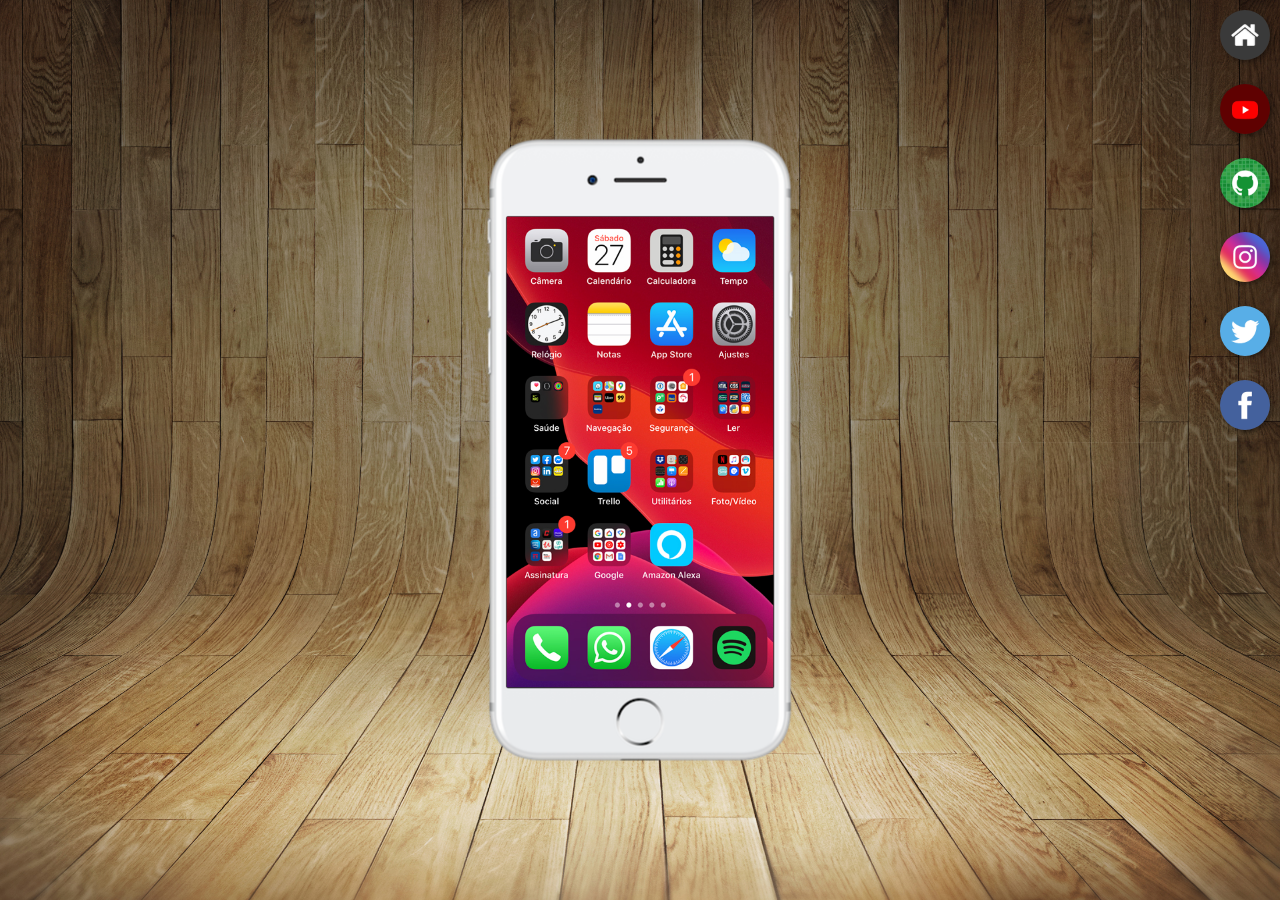
<file: index.html>
<!DOCTYPE html>
<html lang="pt-br">
<head>
    <meta charset="UTF-8">
    <meta http-equiv="X-UA-Compatible" content="IE=edge">
    <meta name="viewport" content="width=device-width, initial-scale=1.0">
    <link rel="shortcut icon" href="favicon.ico" type="image/x-icon">
    <link rel="stylesheet" href="estilos/style.css">
    <title>Projeto Redes sociais</title>
</head>
<body>
    <main>
        <section id="telefone">
            <iframe src="home.html" frameborder="0" name="tela" id="tela"></iframe>
        </section>
        <section id="redes-sociais"> 
                <a href="home.html" target="tela"><img src="imagens/logo-home.jpg" alt=""></a><br>
                <a href="youtube.html" target="tela"><img src="imagens/logo-youtube.jpg" alt=""></a><br>
                <a href="gifhub.html" target="tela"><img src="imagens/logo-github.jpg" alt=""></a><br>
                <a href="instagram.html" target="tela"><img src="imagens/logo-instagram.jpg" alt=""></a><br>
                <a href="twiiter.html" target="tela"><img src="imagens/logo-twitter.jpg" alt=""></a><br>
                <a href="facebook.html" target="tela"><img src="imagens/logo-facebook.jpg" alt=""></a>
        </section>
    </main>
</body>
</html>
</file>
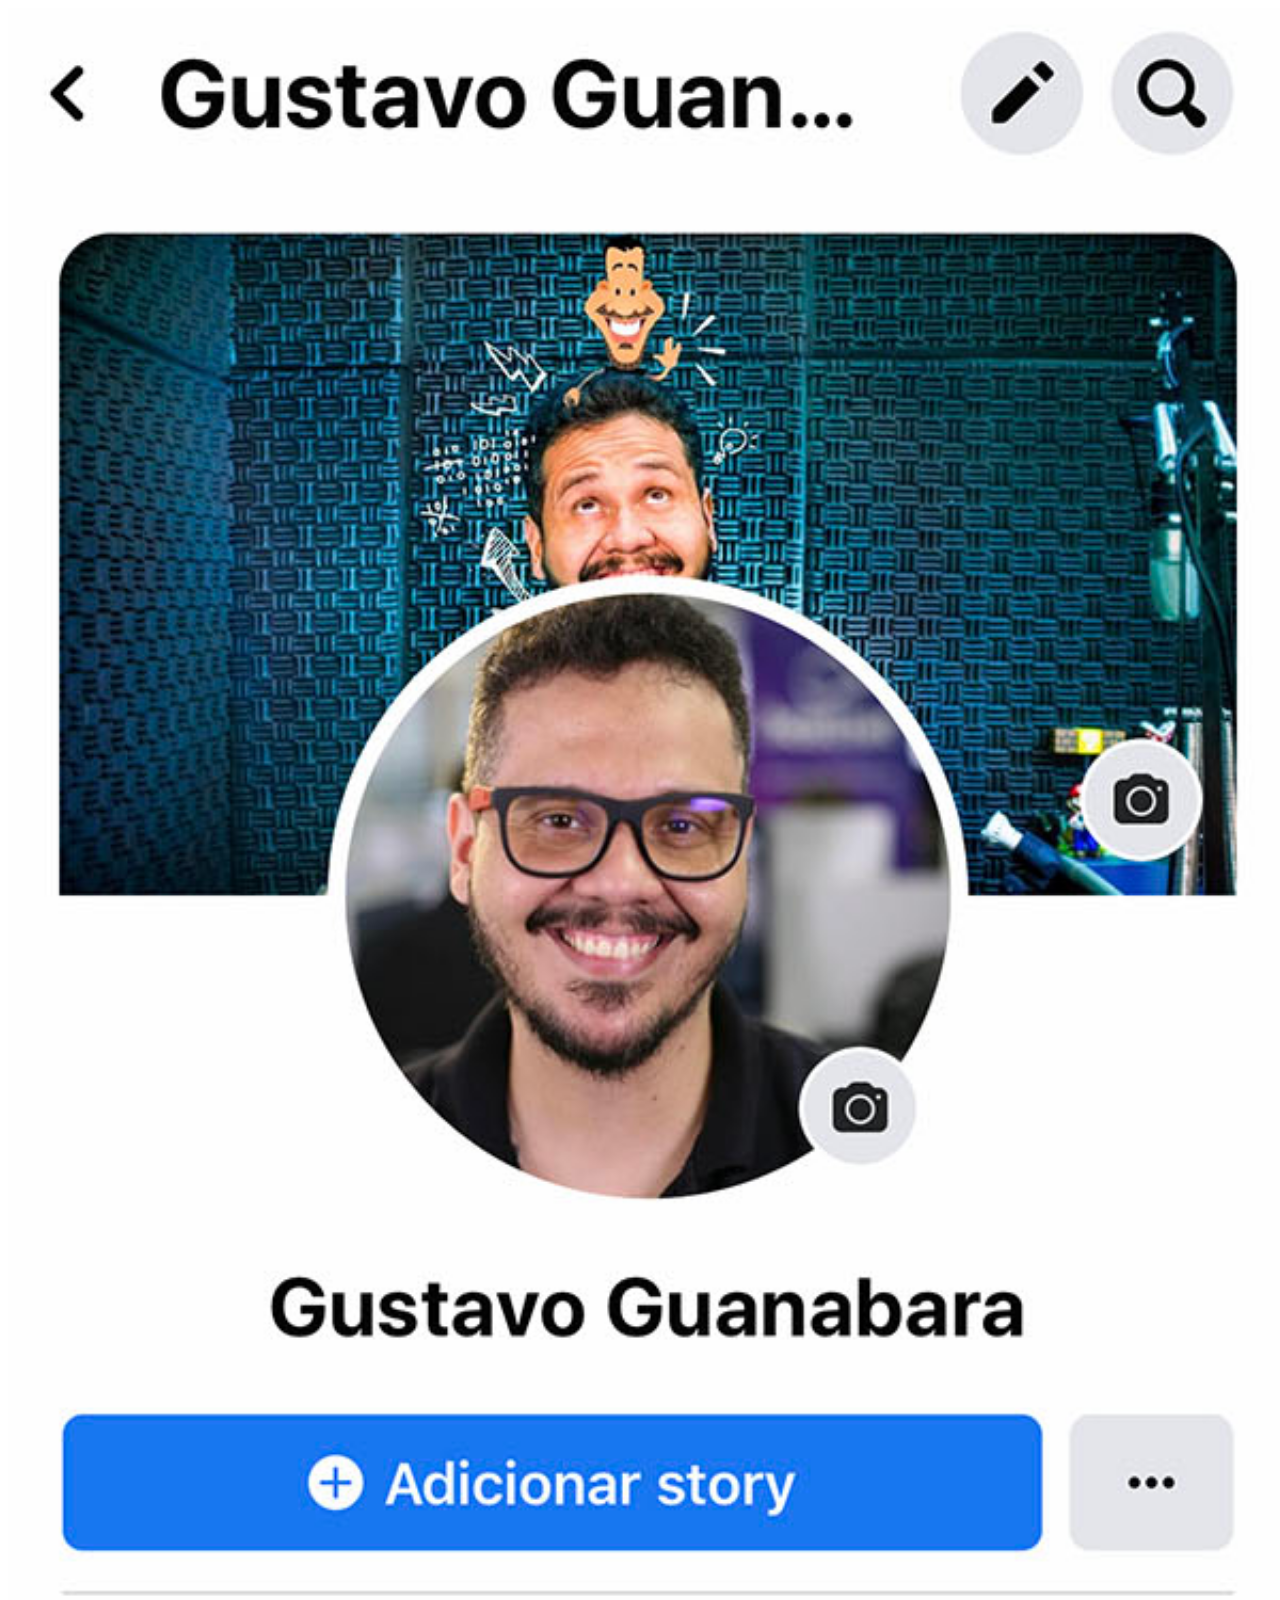
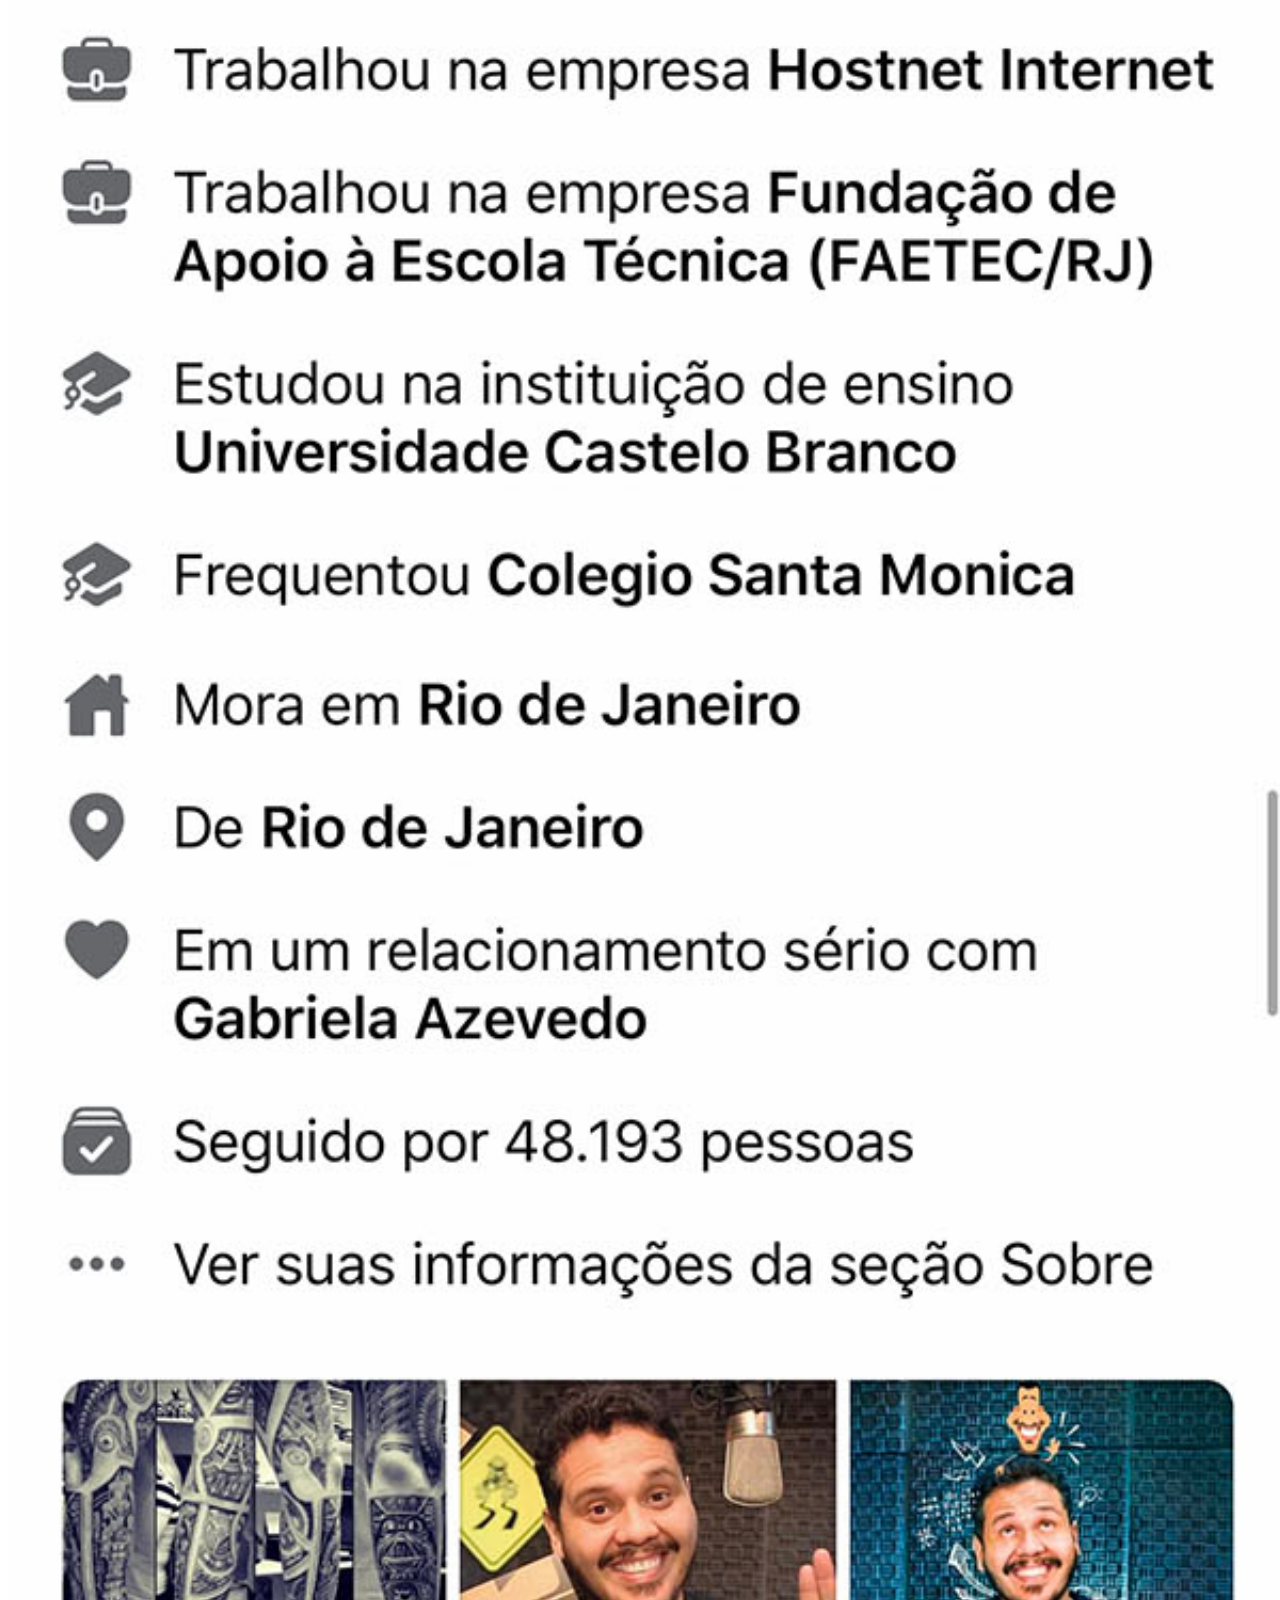
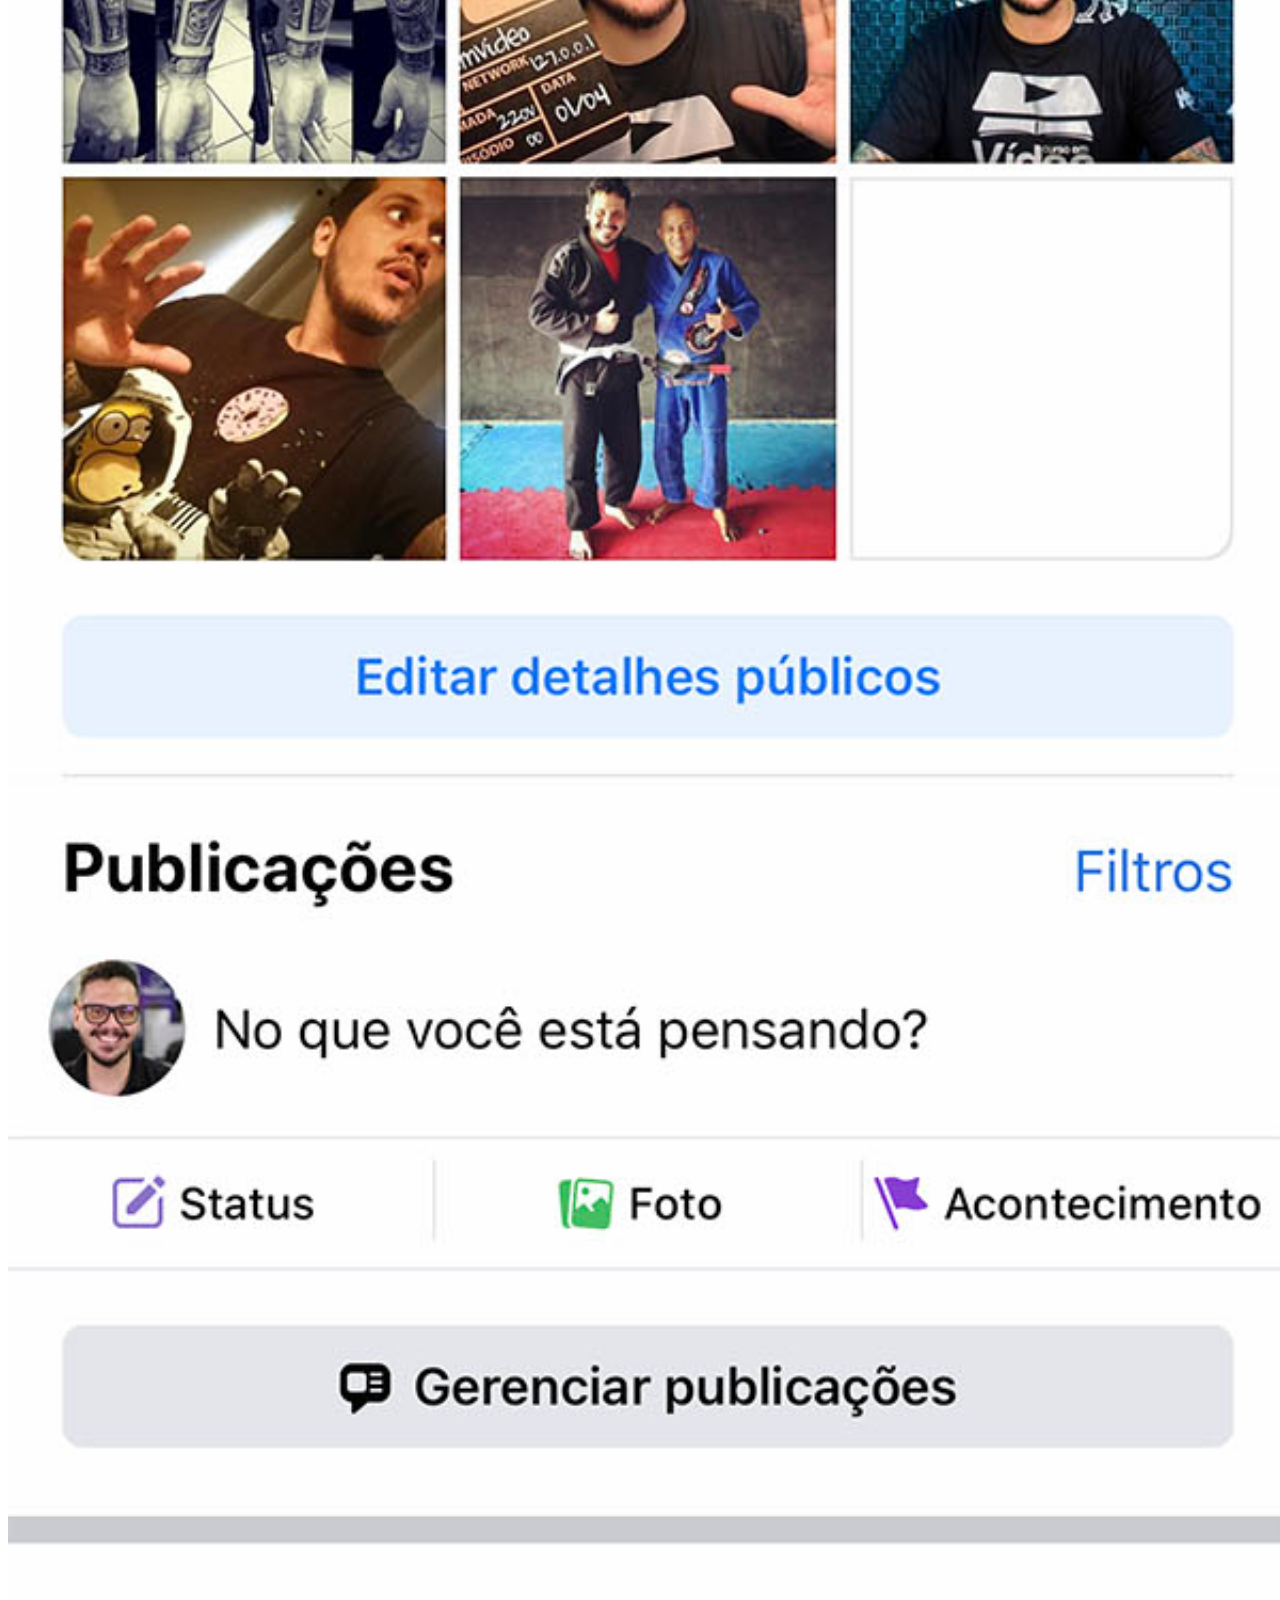
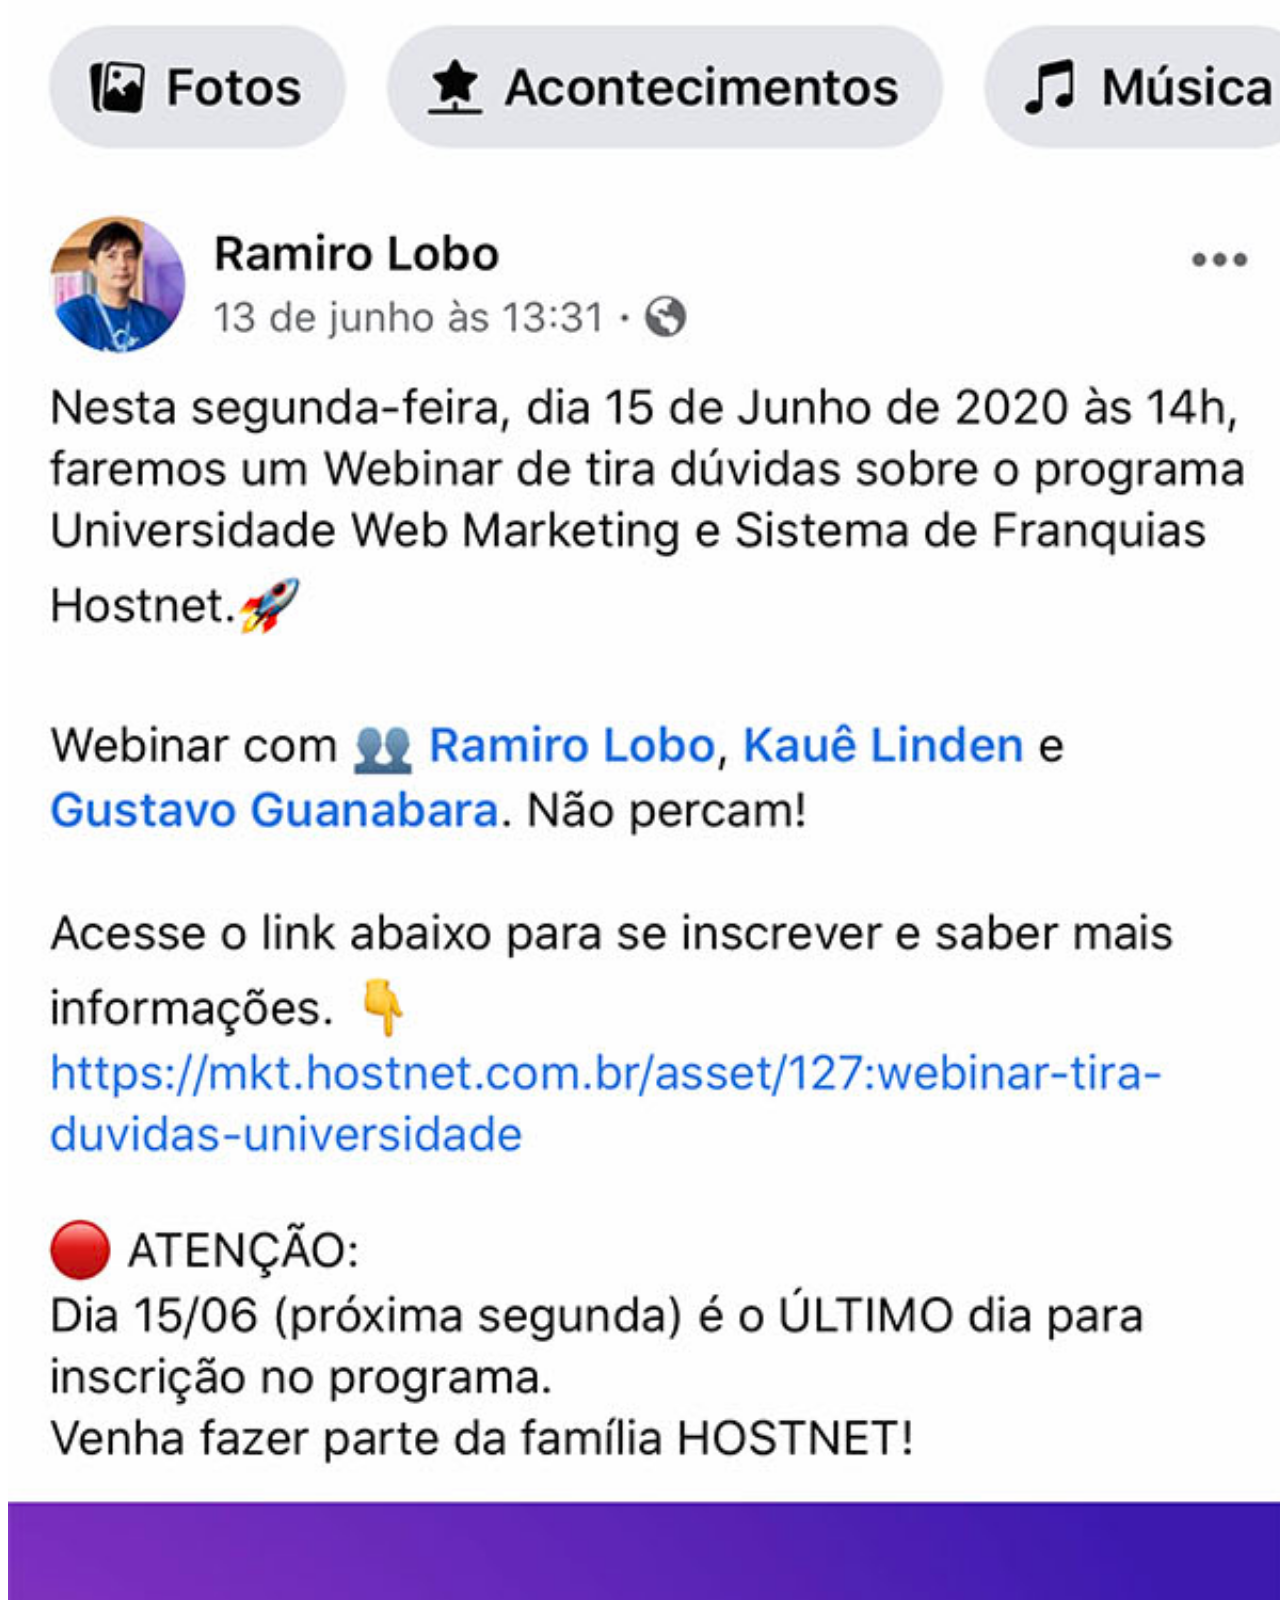
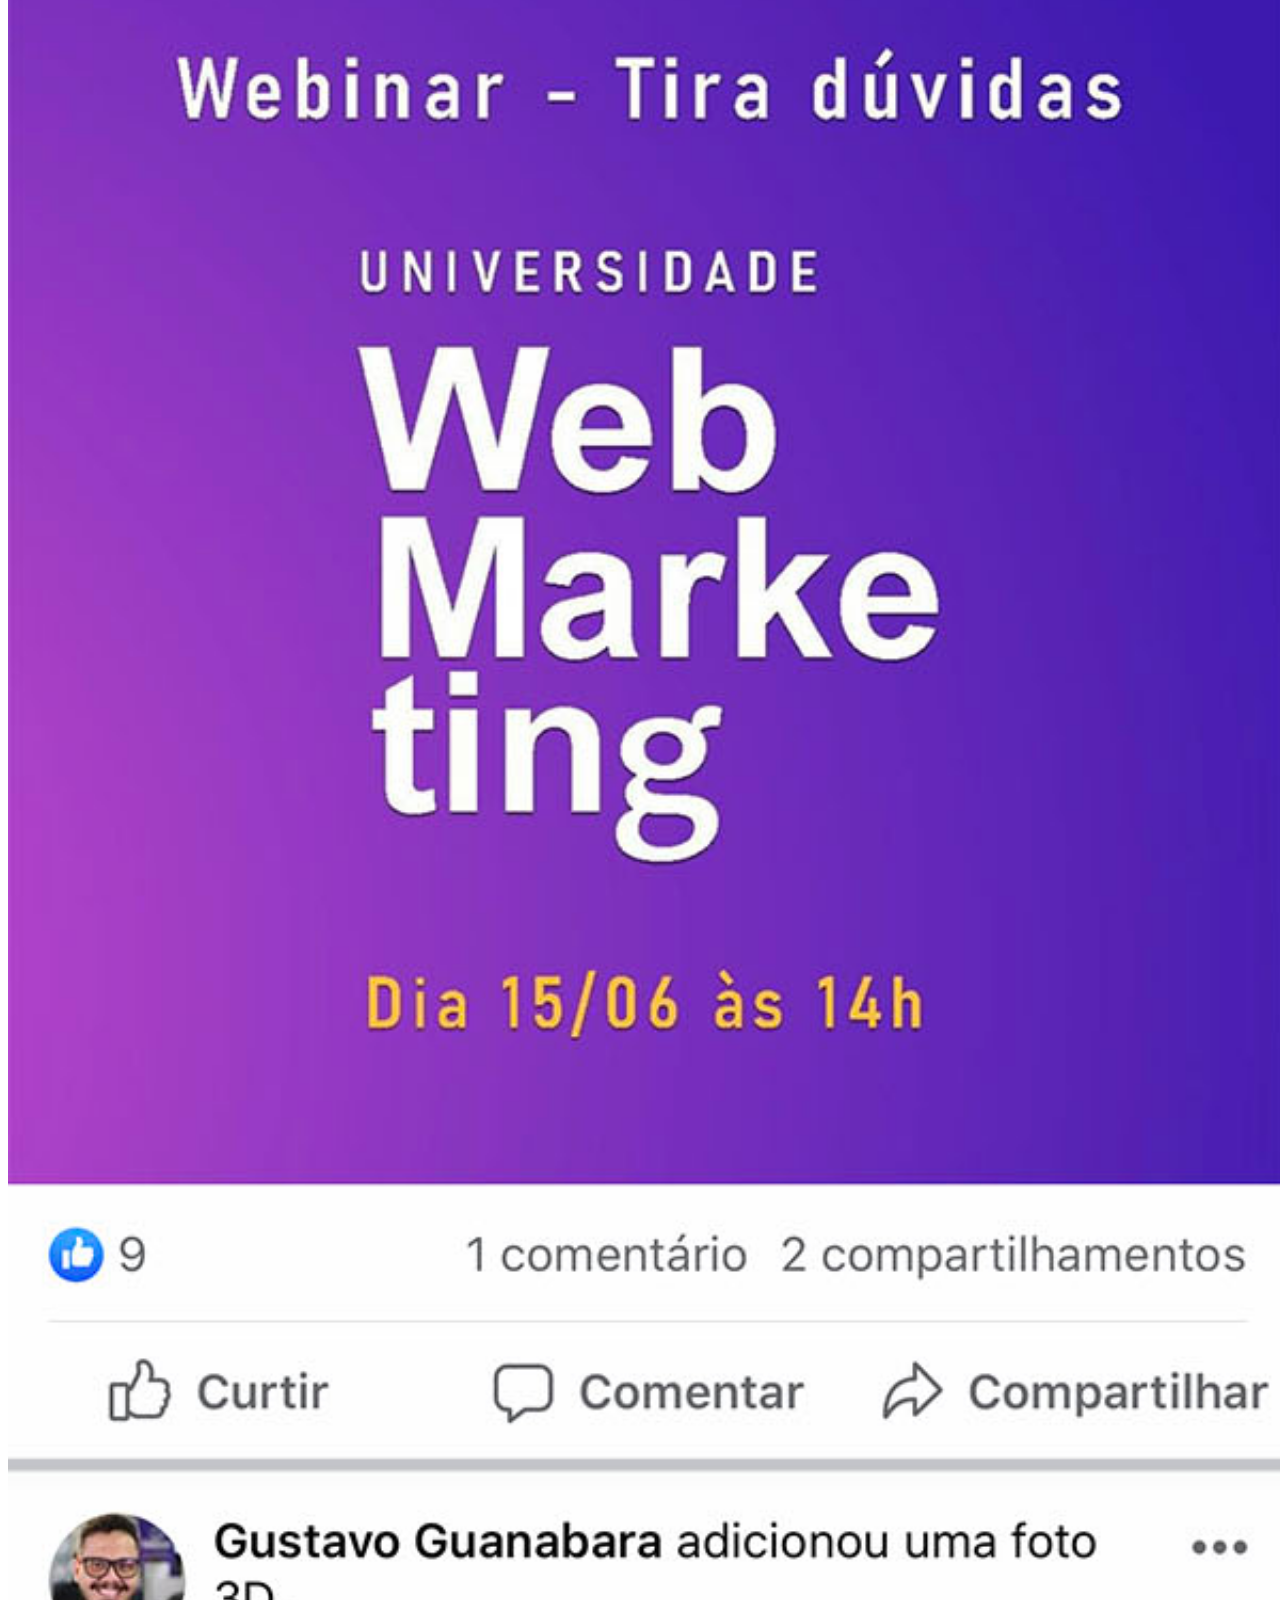
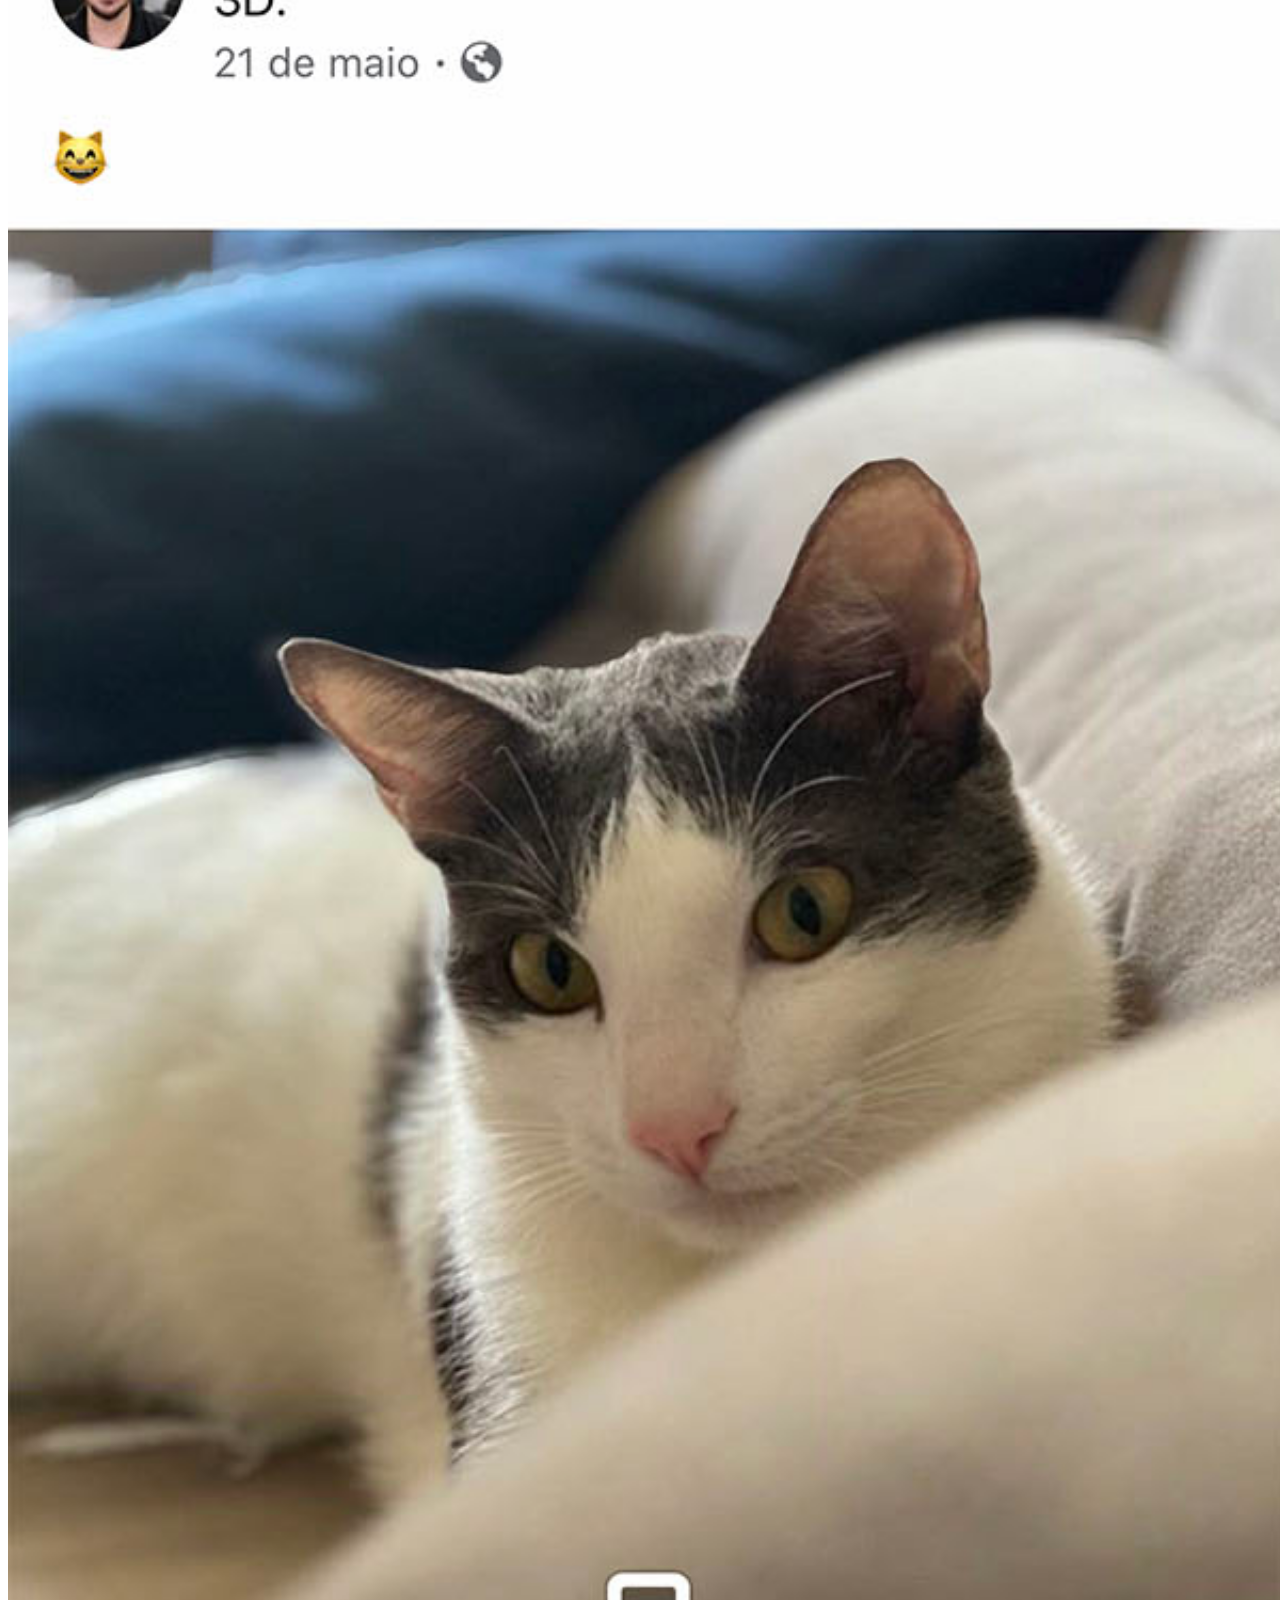
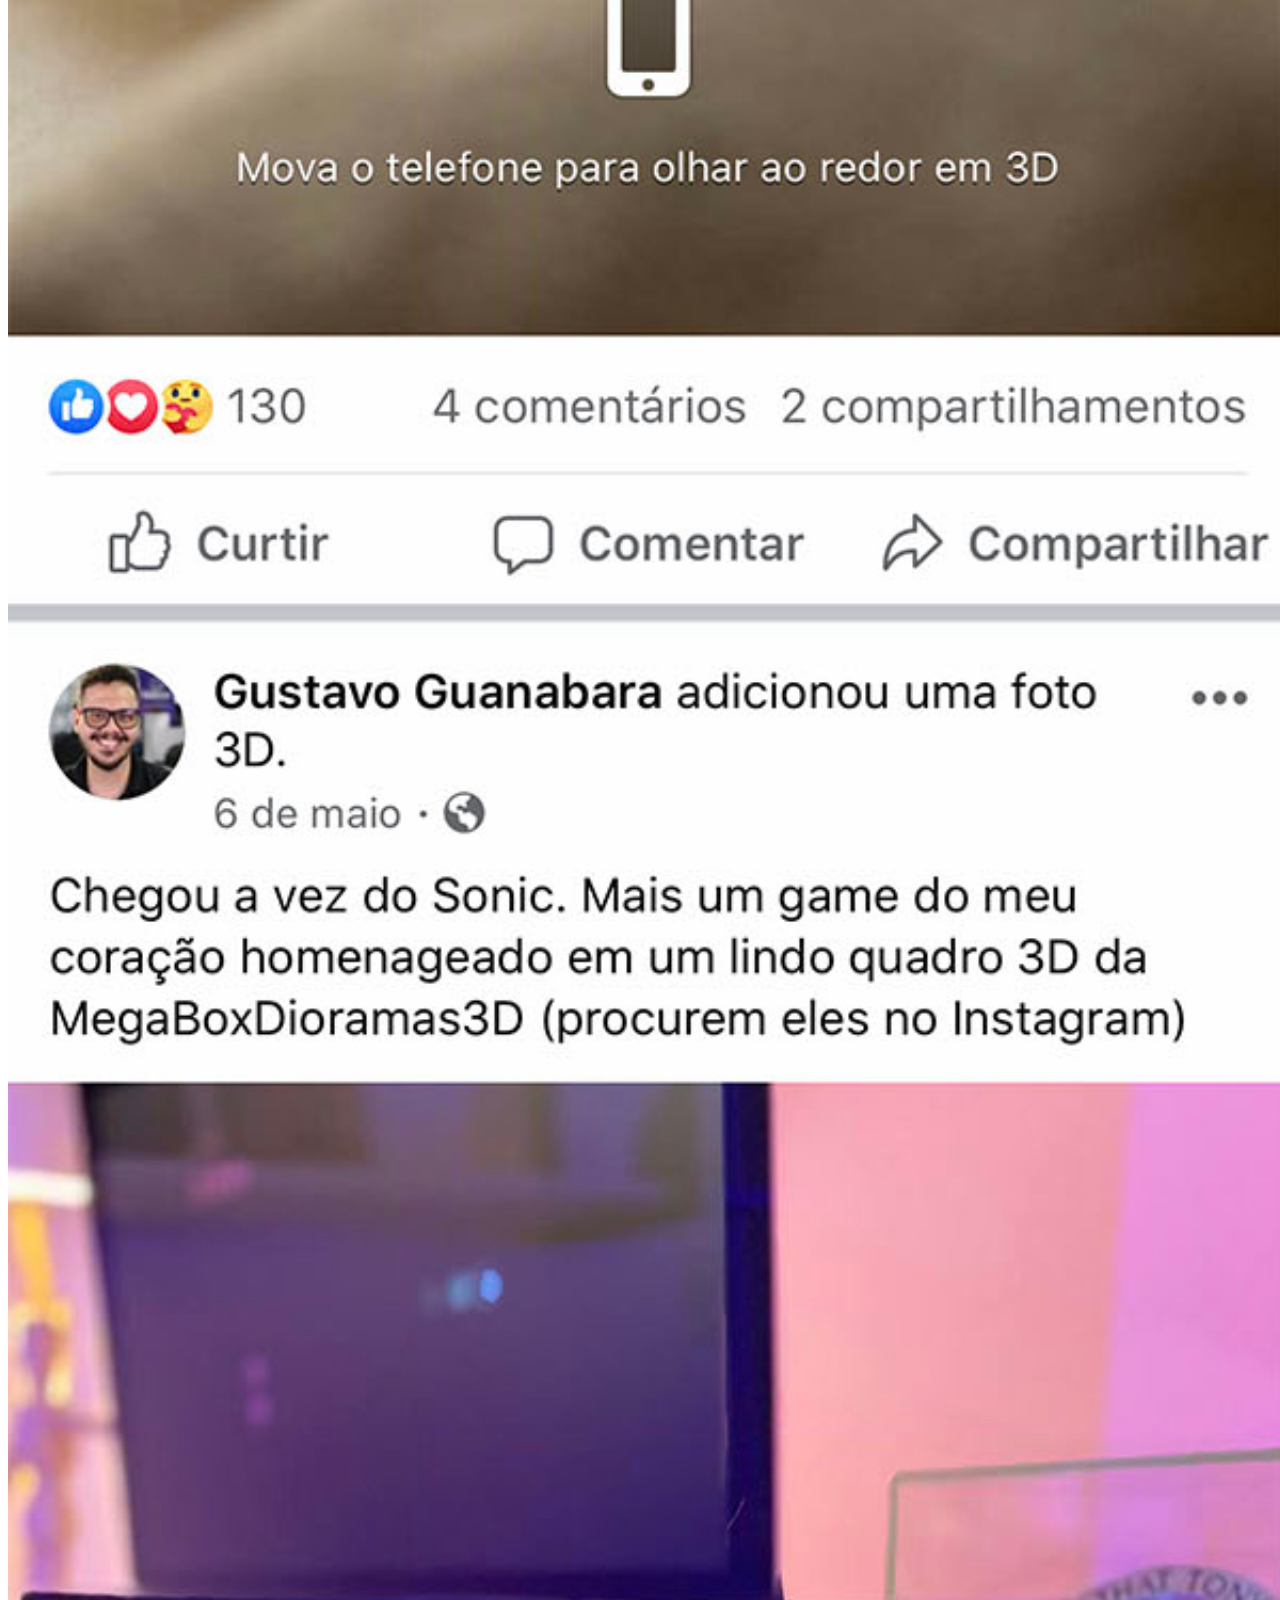
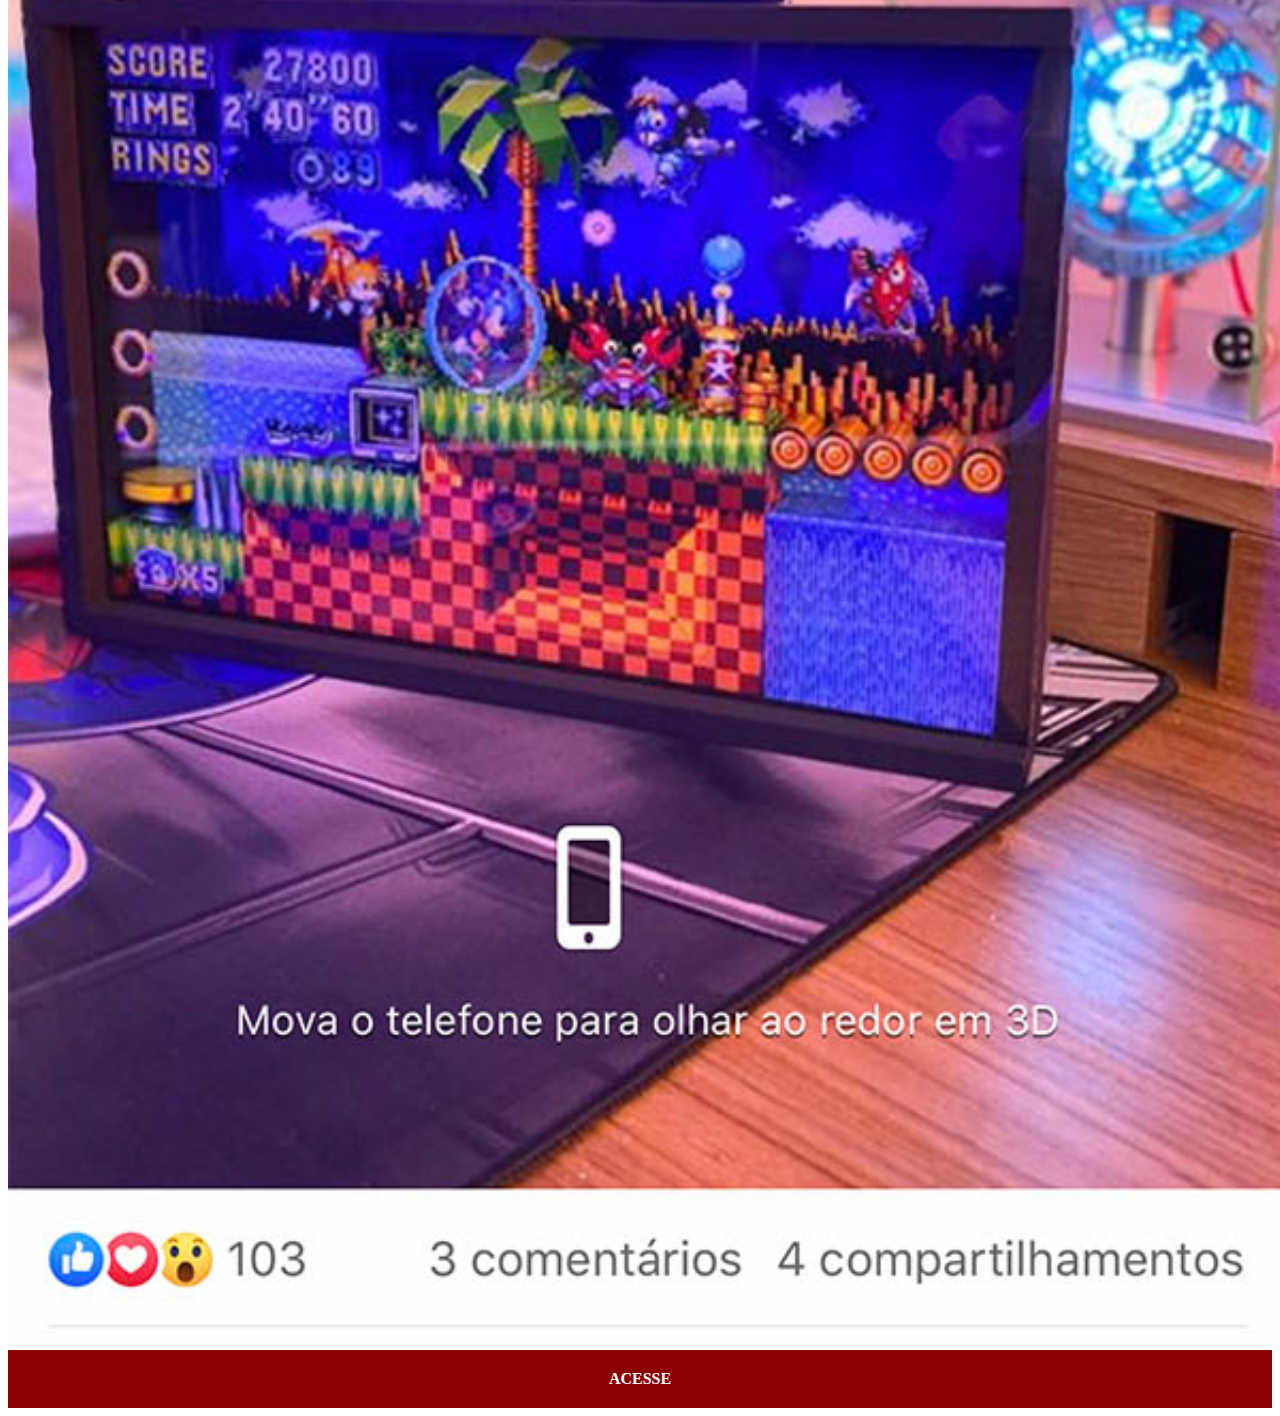
<file: facebook.html>
<!DOCTYPE html>
<html lang="en">
<head>
    <meta charset="UTF-8">
    <meta http-equiv="X-UA-Compatible" content="IE=edge">
    <meta name="viewport" content="width=device-width, initial-scale=1.0">
    <title>facebook</title>
    <link rel="stylesheet" href="estilos/social.css">
</head>
<body>
    <img src="imagens/tela-facebook.jpg" alt="">
    <a href="https://www.facebook.com" target="_blank">ACESSE</a>
</body>
</html>
</file>
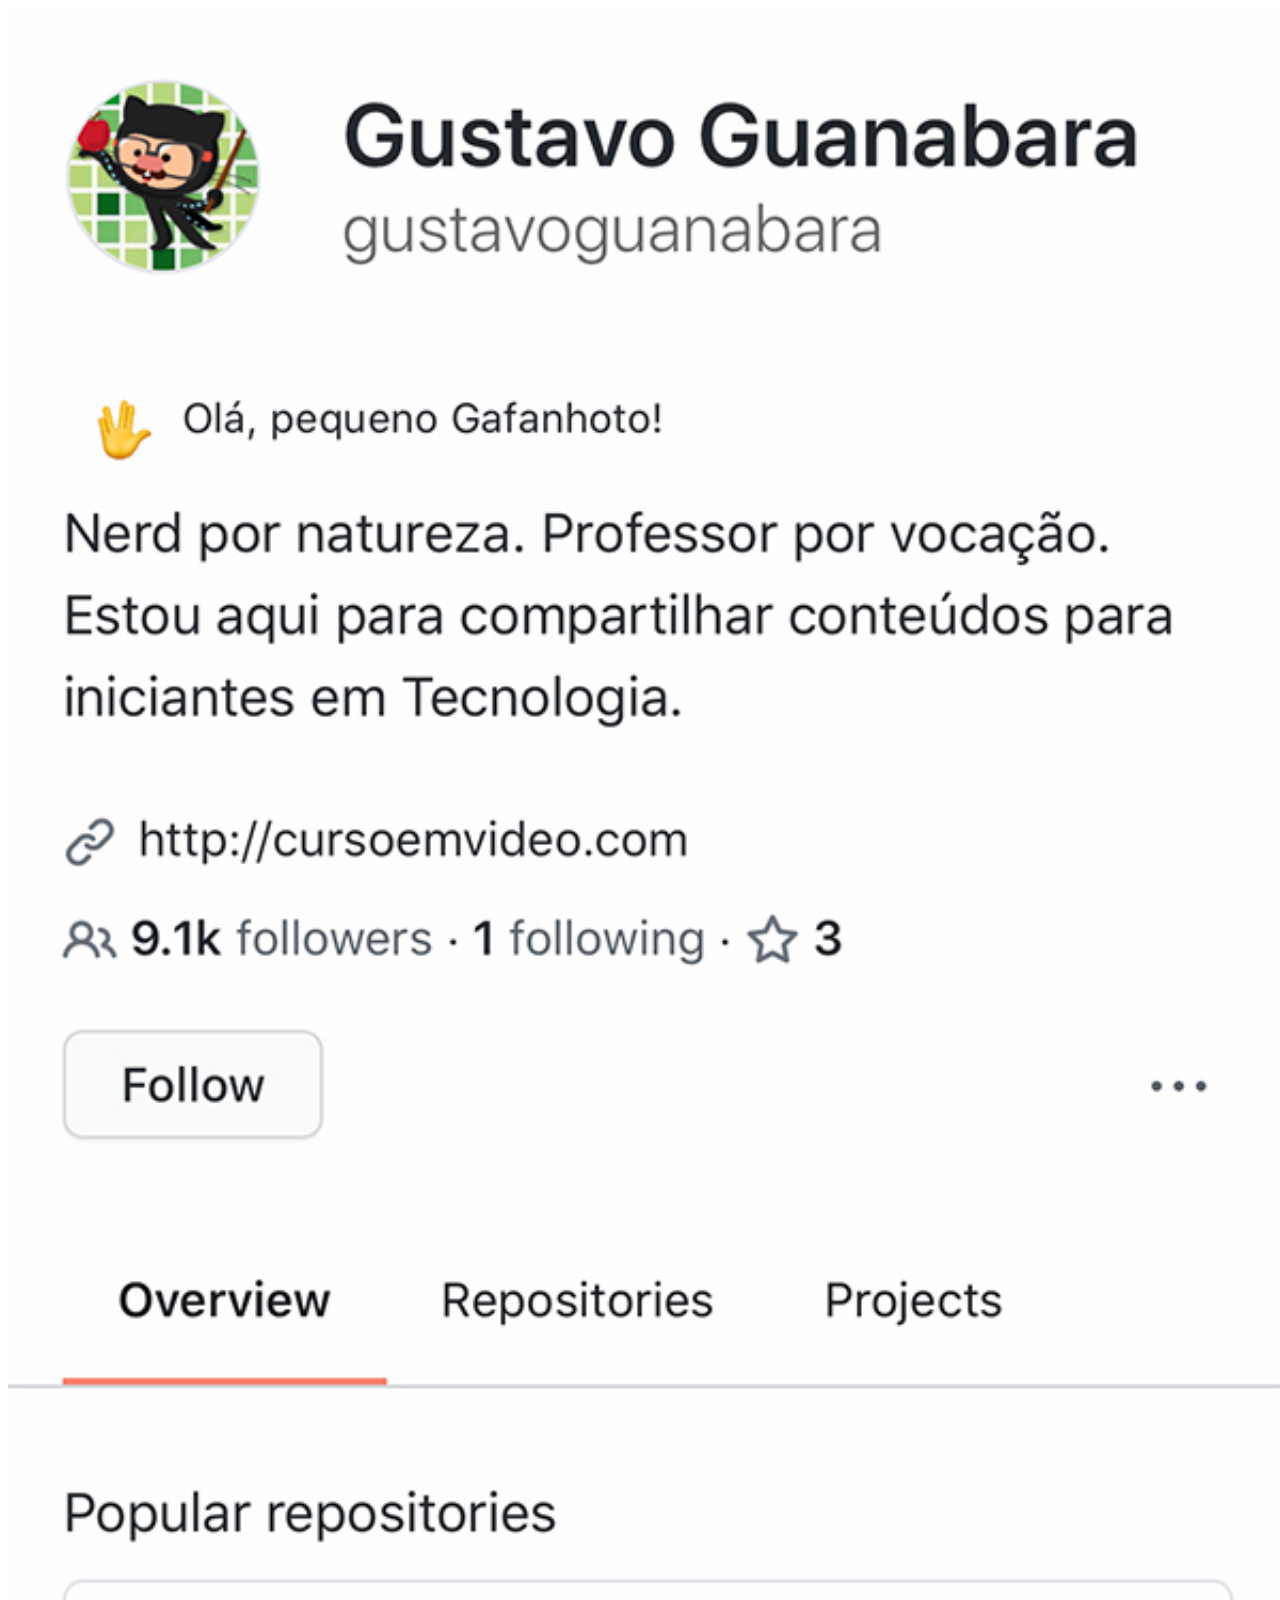
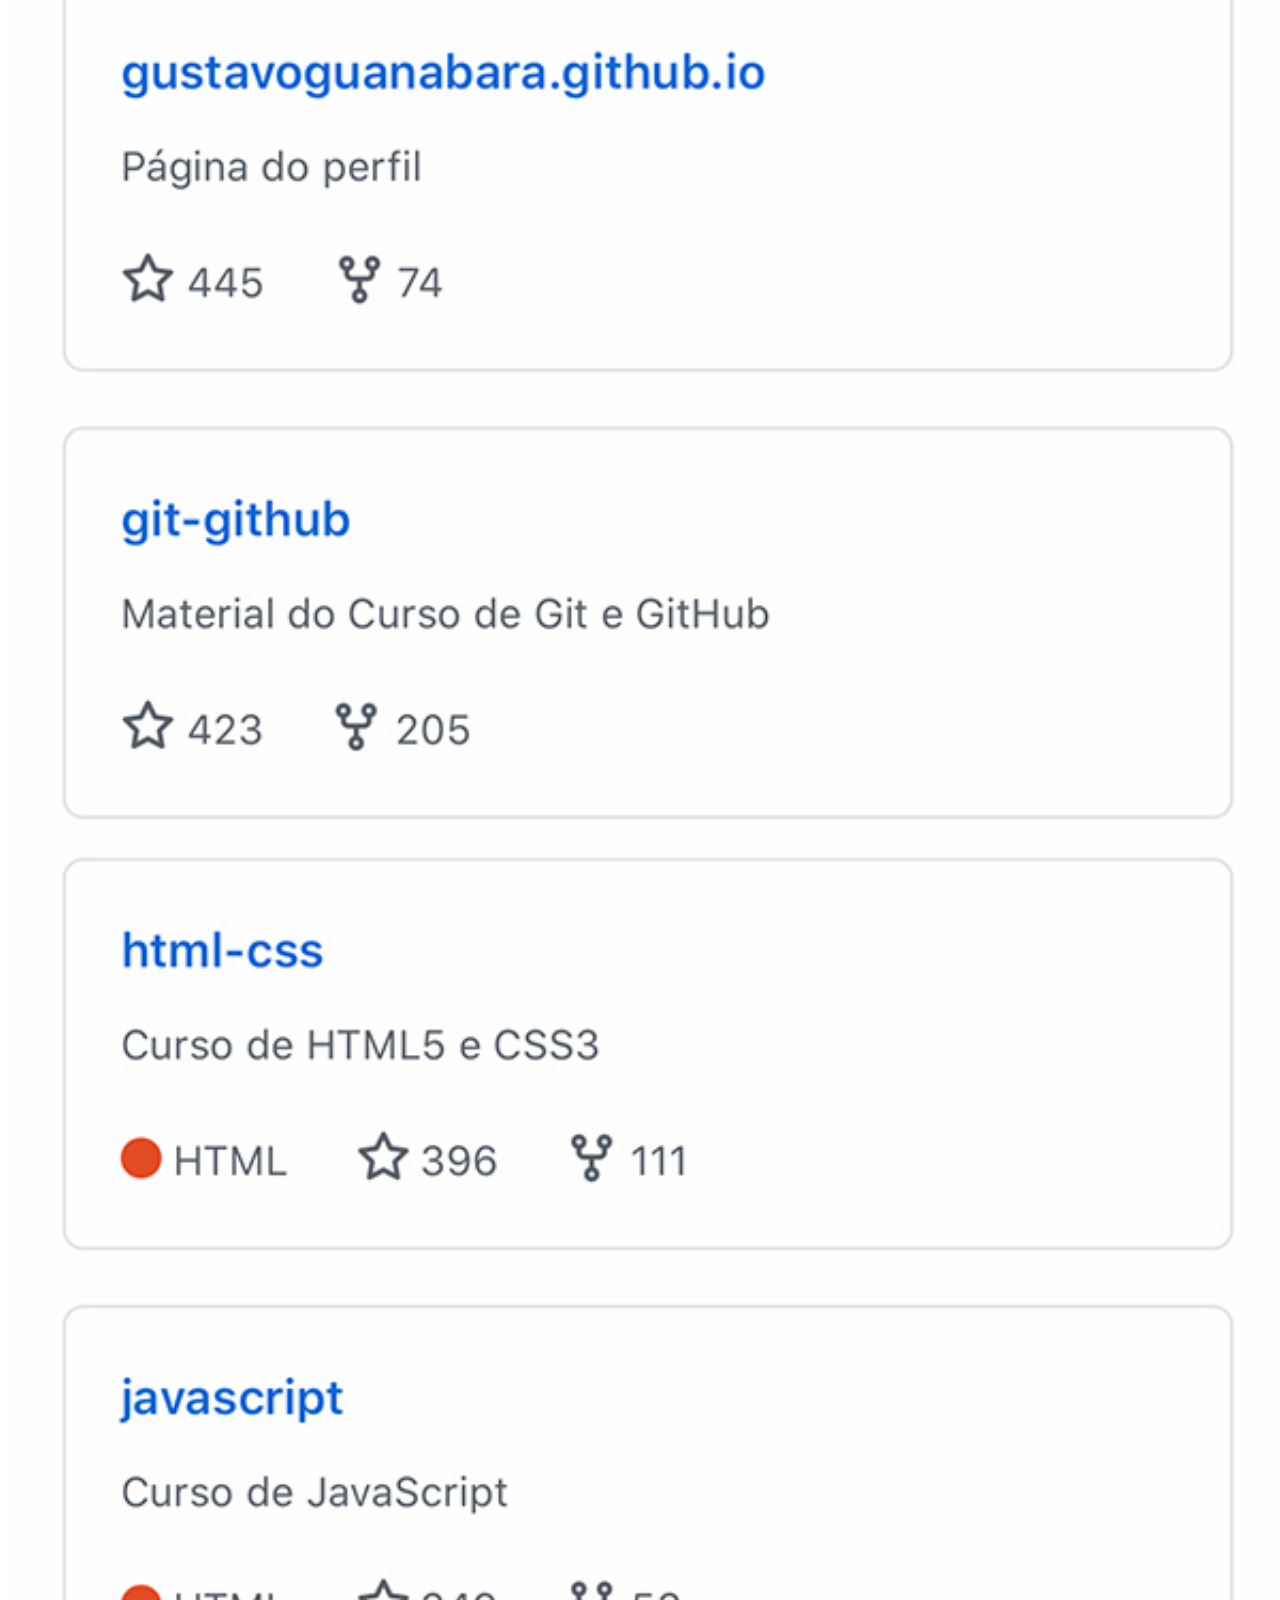
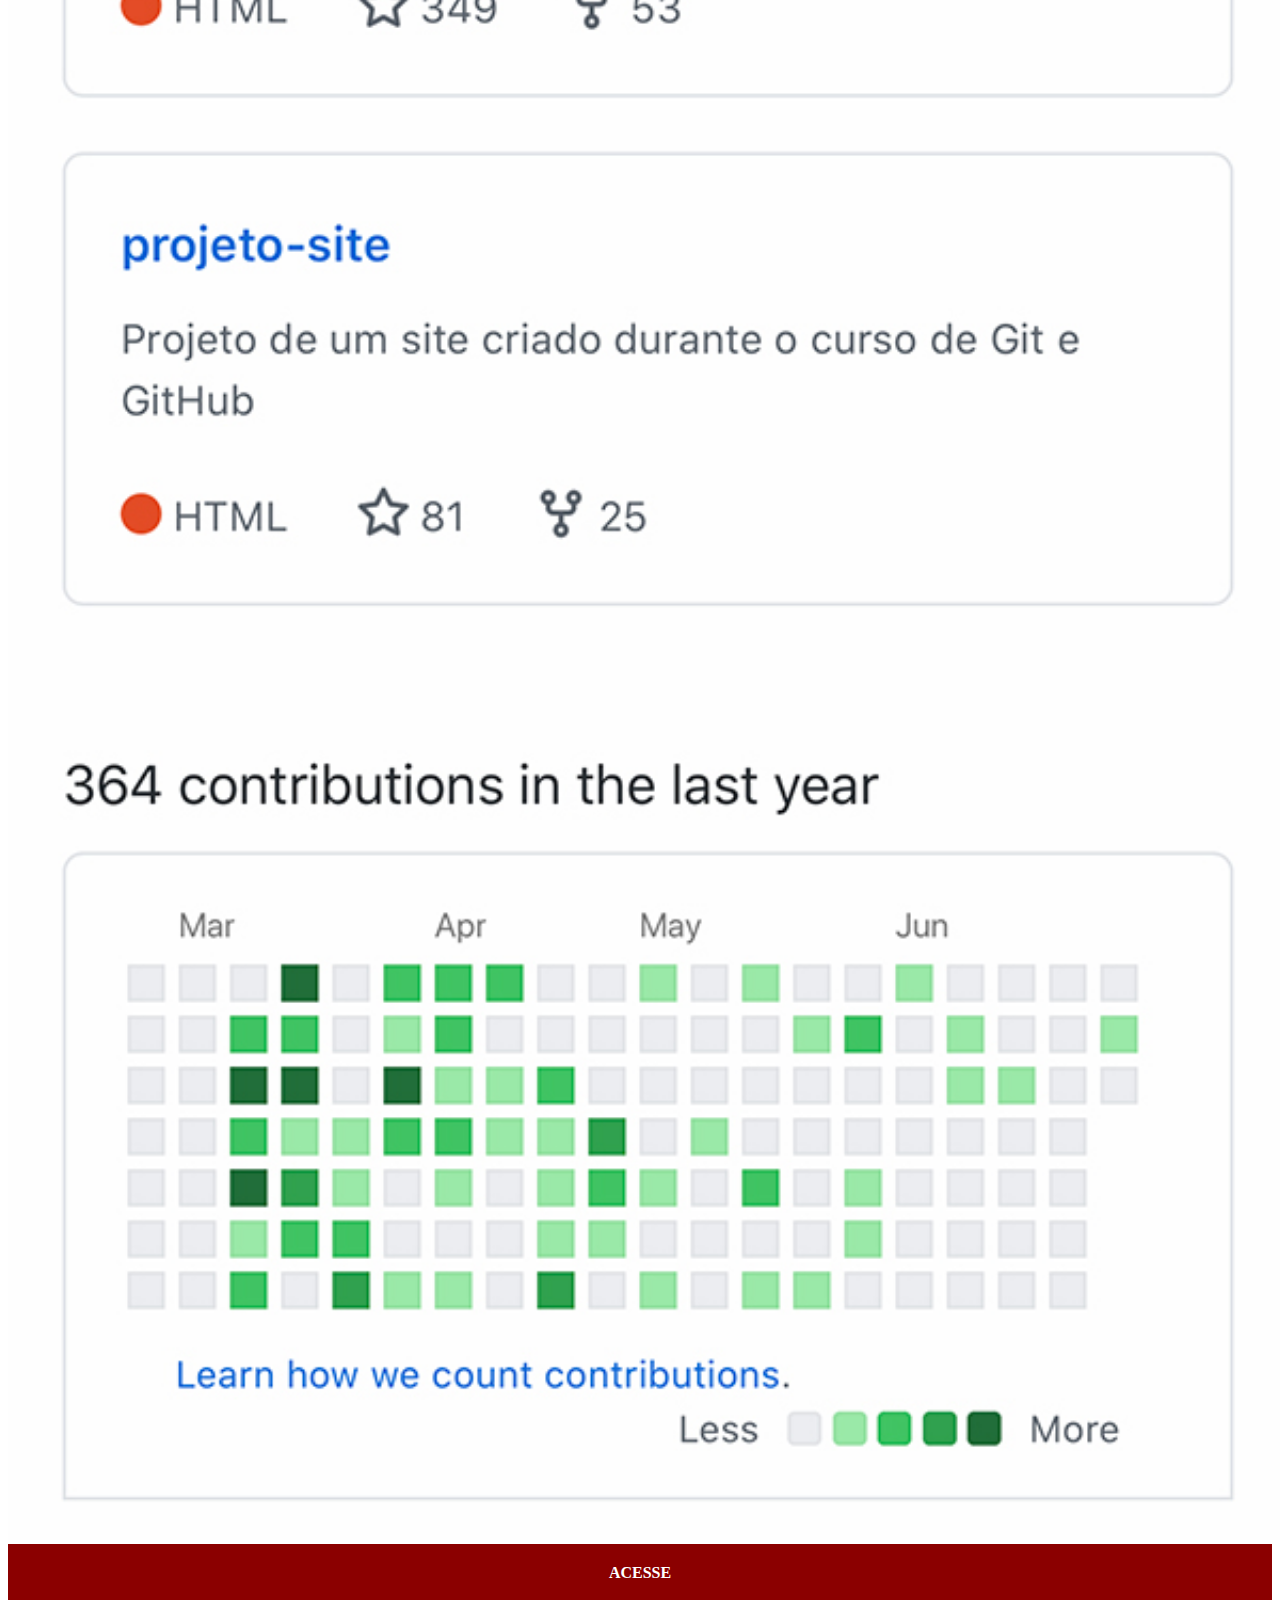
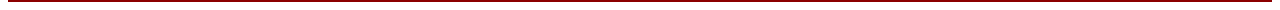
<file: gifhub.html>
<!DOCTYPE html>
<html lang="pt-br">
<head>
    <meta charset="UTF-8">
    <meta http-equiv="X-UA-Compatible" content="IE=edge">
    <meta name="viewport" content="width=device-width, initial-scale=1.0">
    <title>gifgub</title>
    <link rel="stylesheet" href="estilos/social.css">
</head>
<body>
    <img src="imagens/tela-github.jpg" alt="">
    <a href="https://github.com/Junlys3?tab=repositories" target="_blank">ACESSE</a>
</body>
</html>
</file>
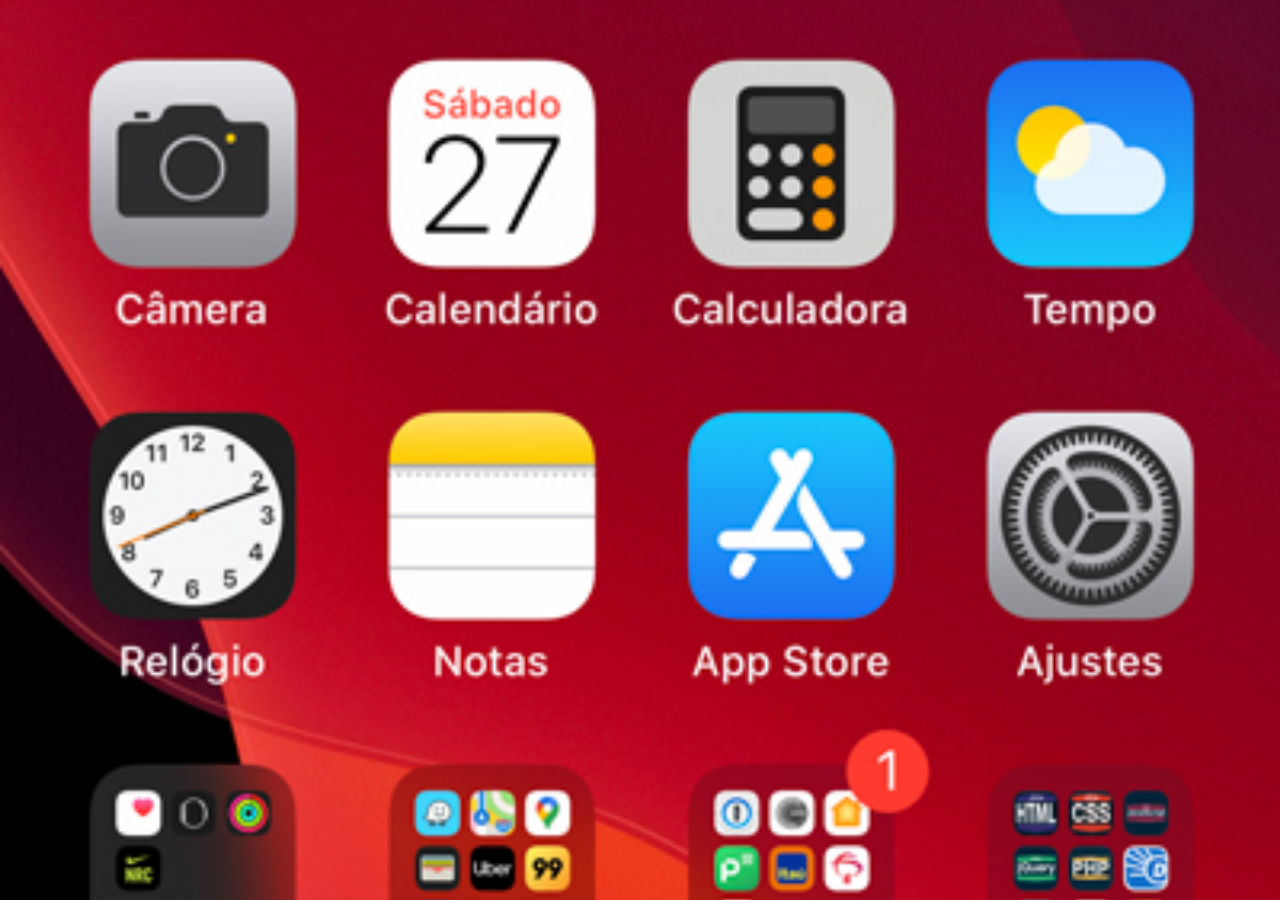
<file: home.html>
<!DOCTYPE html>
<html lang="pt-br">
<head>
    <meta charset="UTF-8">
    <meta http-equiv="X-UA-Compatible" content="IE=edge">
    <meta name="viewport" content="width=device-width, initial-scale=1.0">
    <title>Document</title>
    <style>
        *{
            margin: 0px;
            padding: 0px;
        }
        body{
            width: 100vw;
            height: 100vh;
            background: black url('imagens/tela-home.jpg') no-repeat top center;
            background-size: cover;
        }
    </style>
</head>
<body>
    
</body>
</html>
</file>
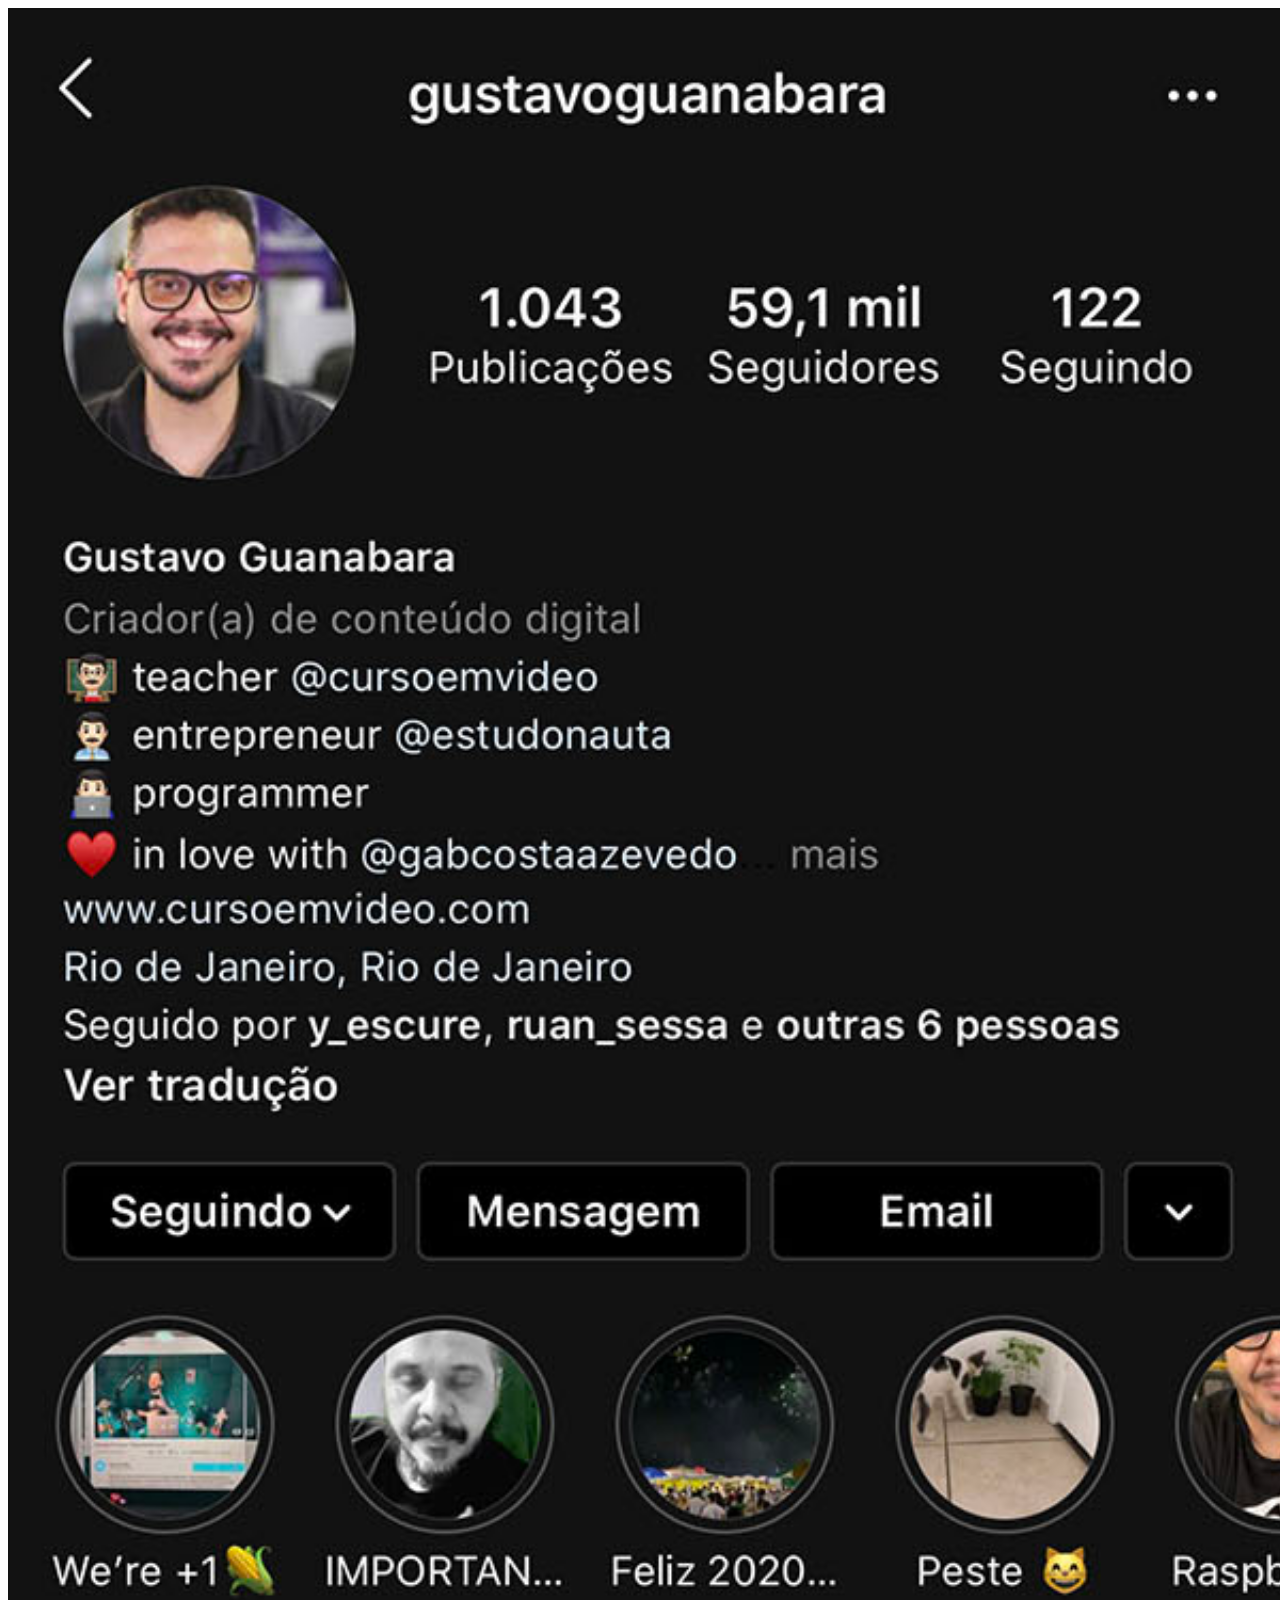
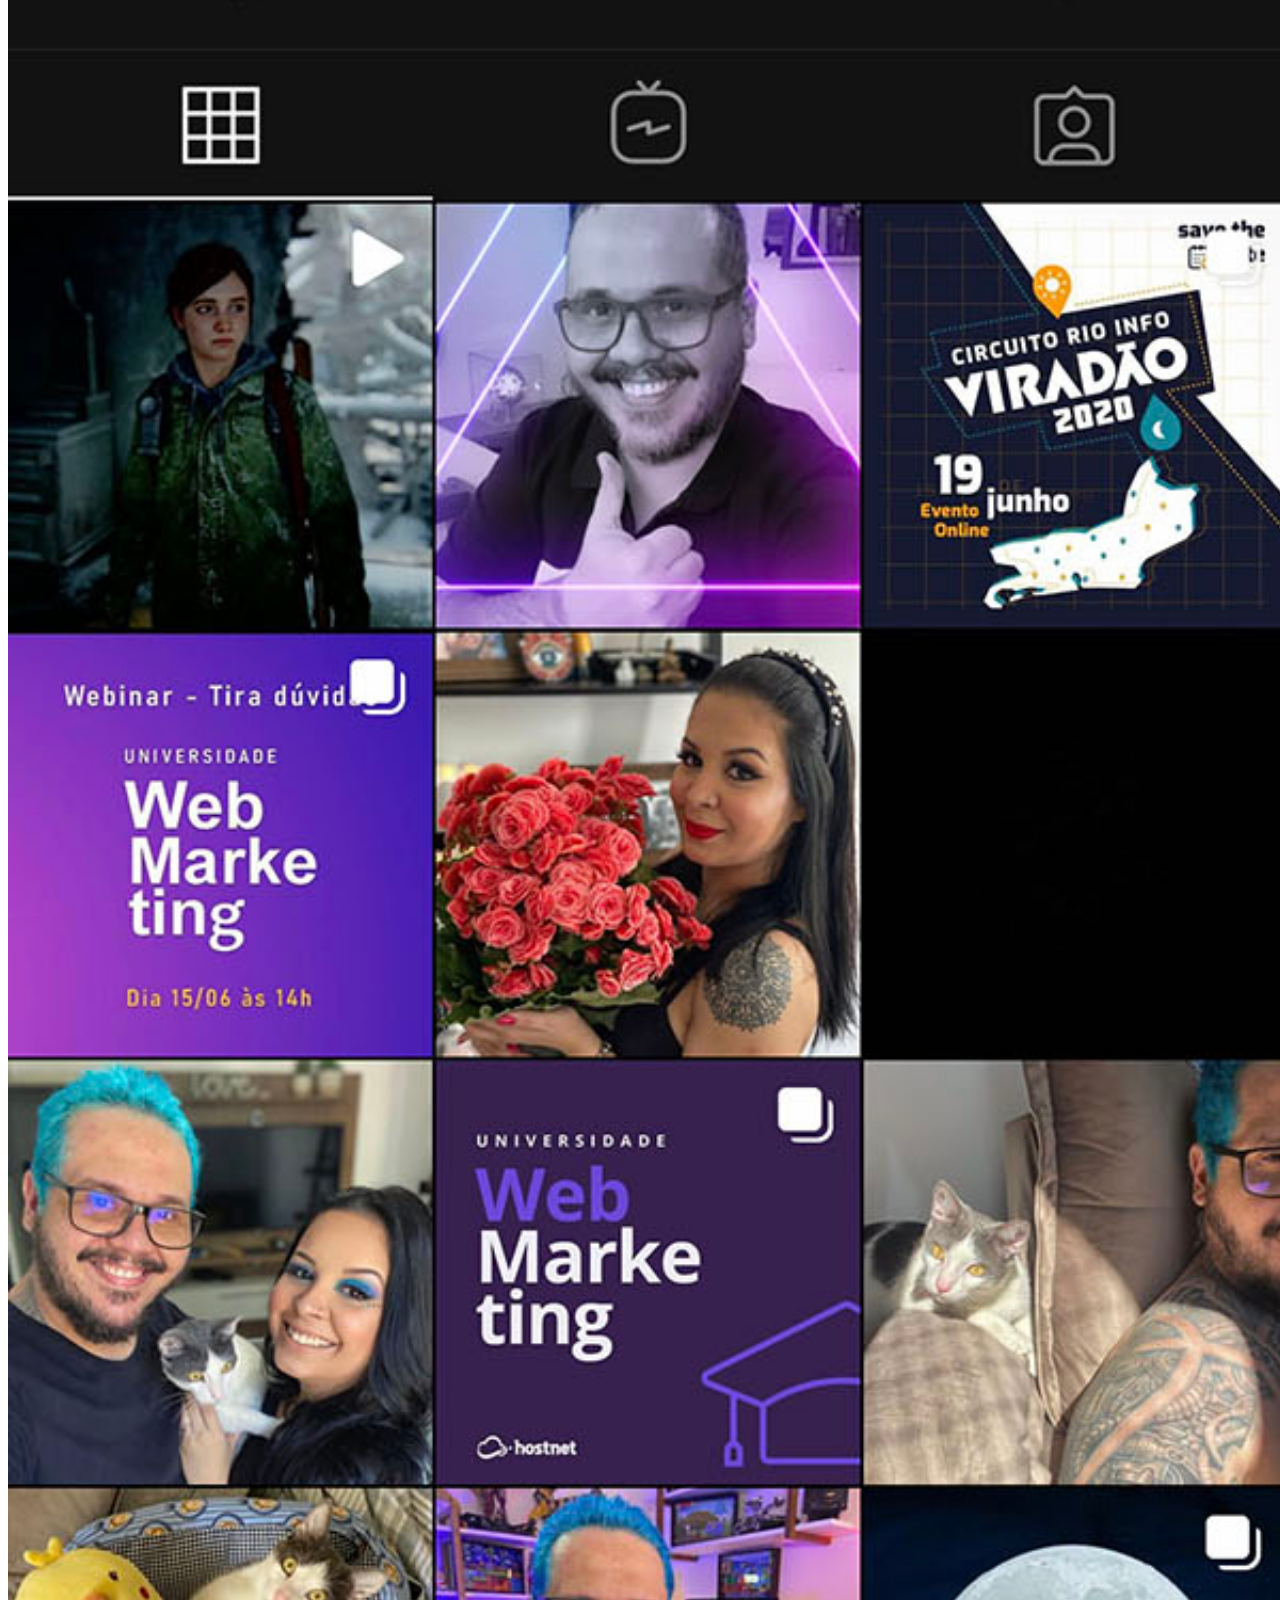
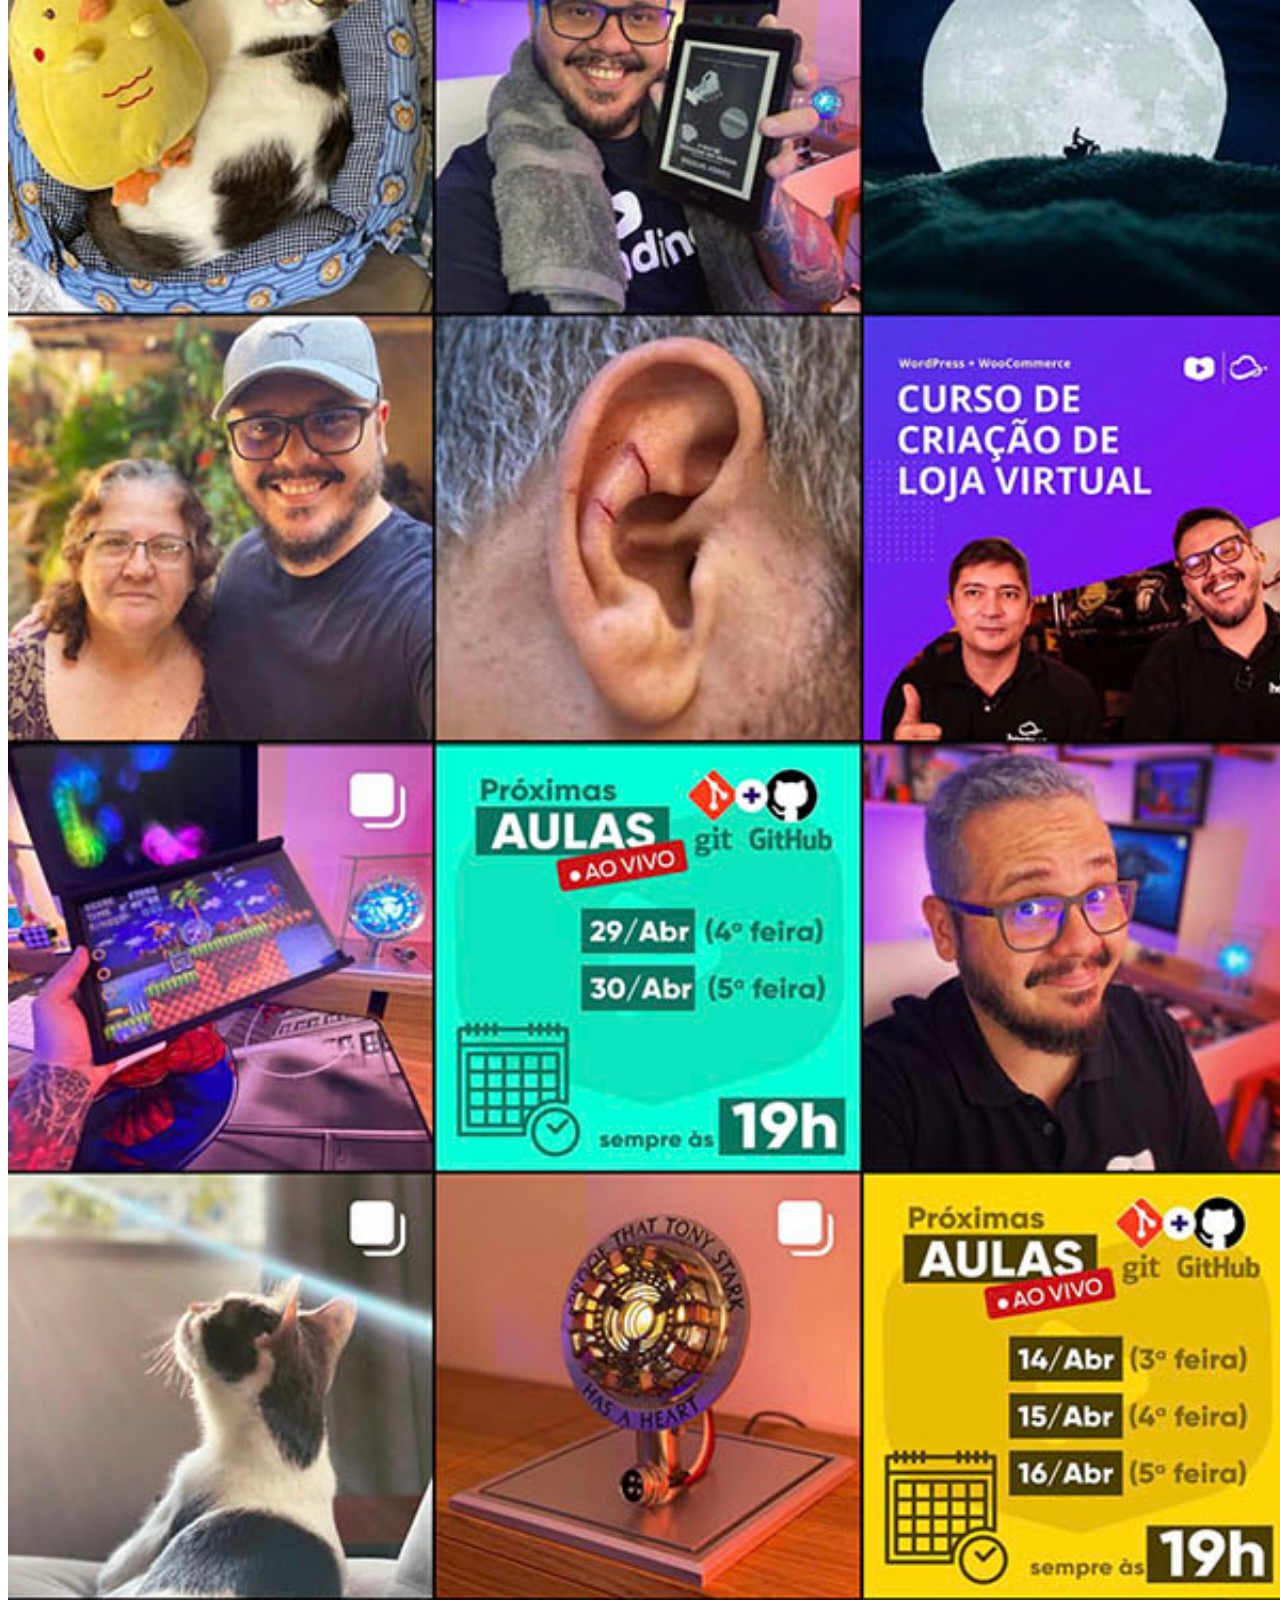
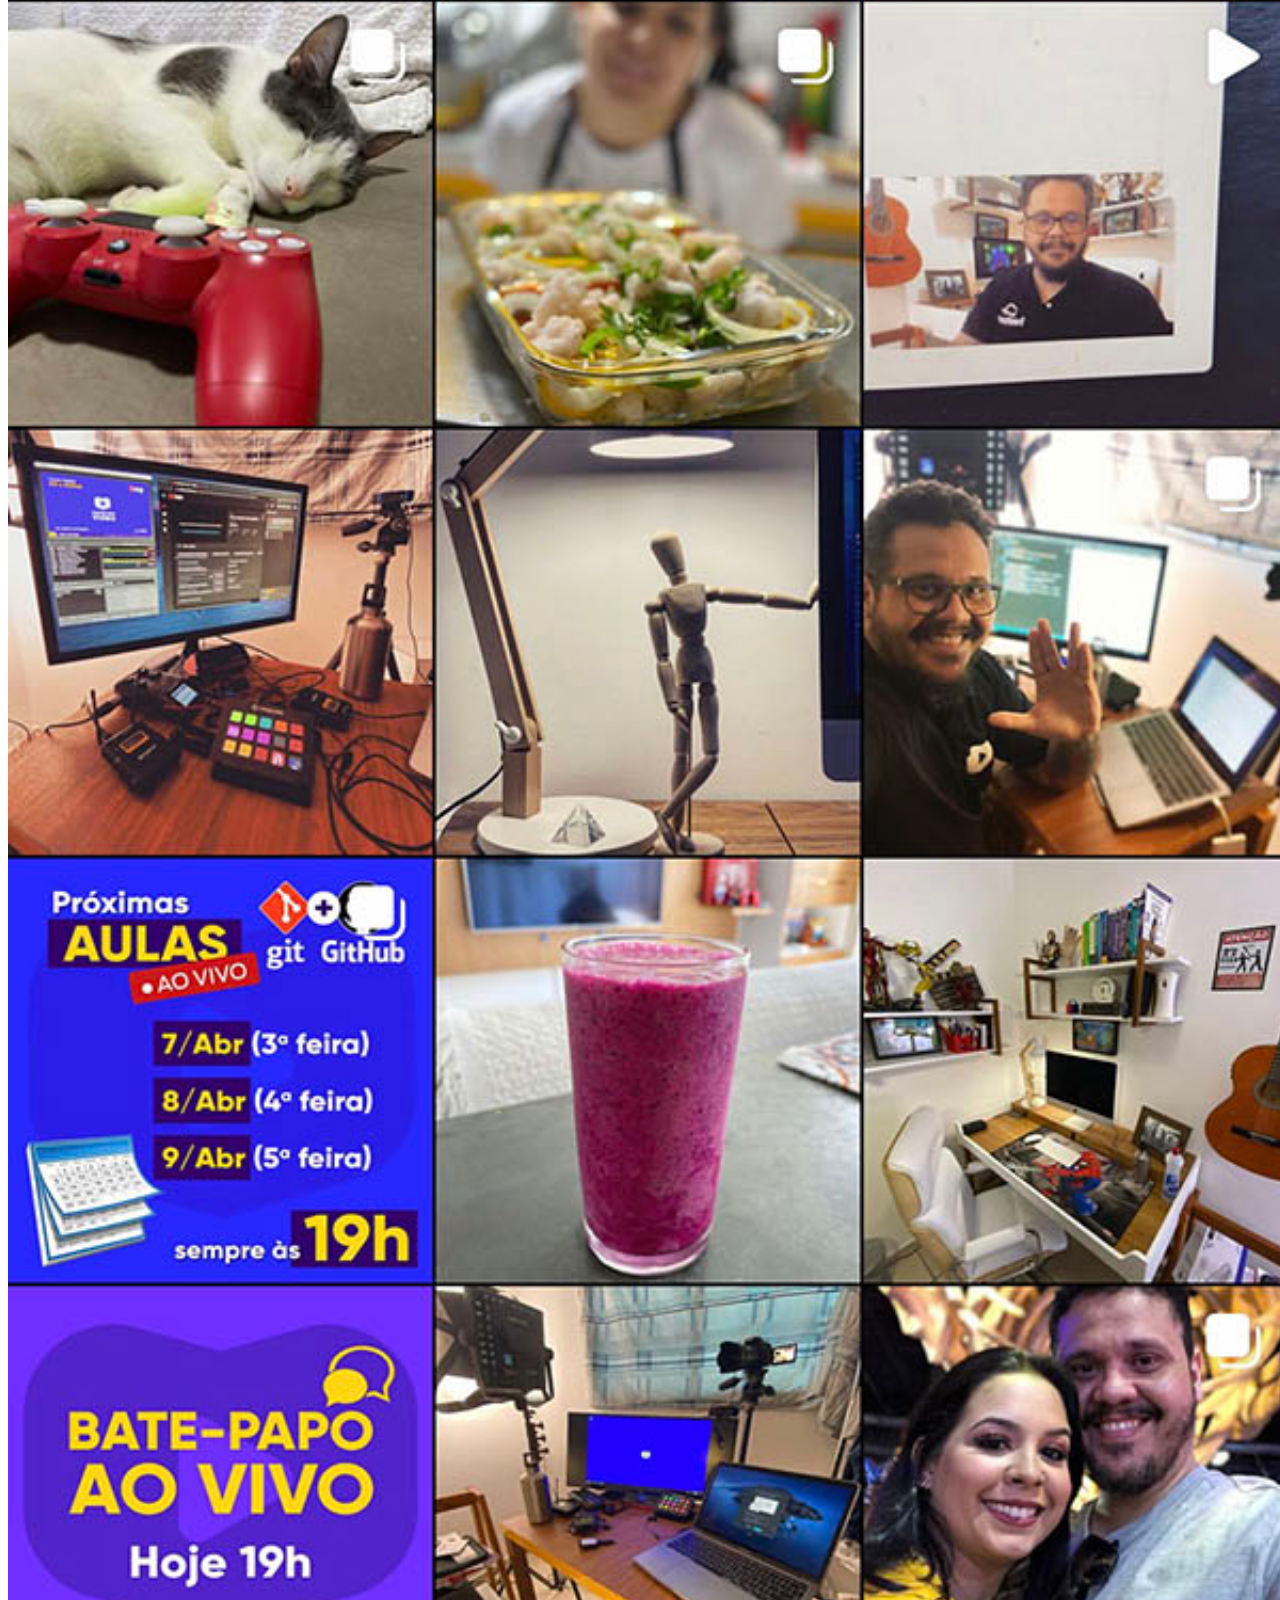
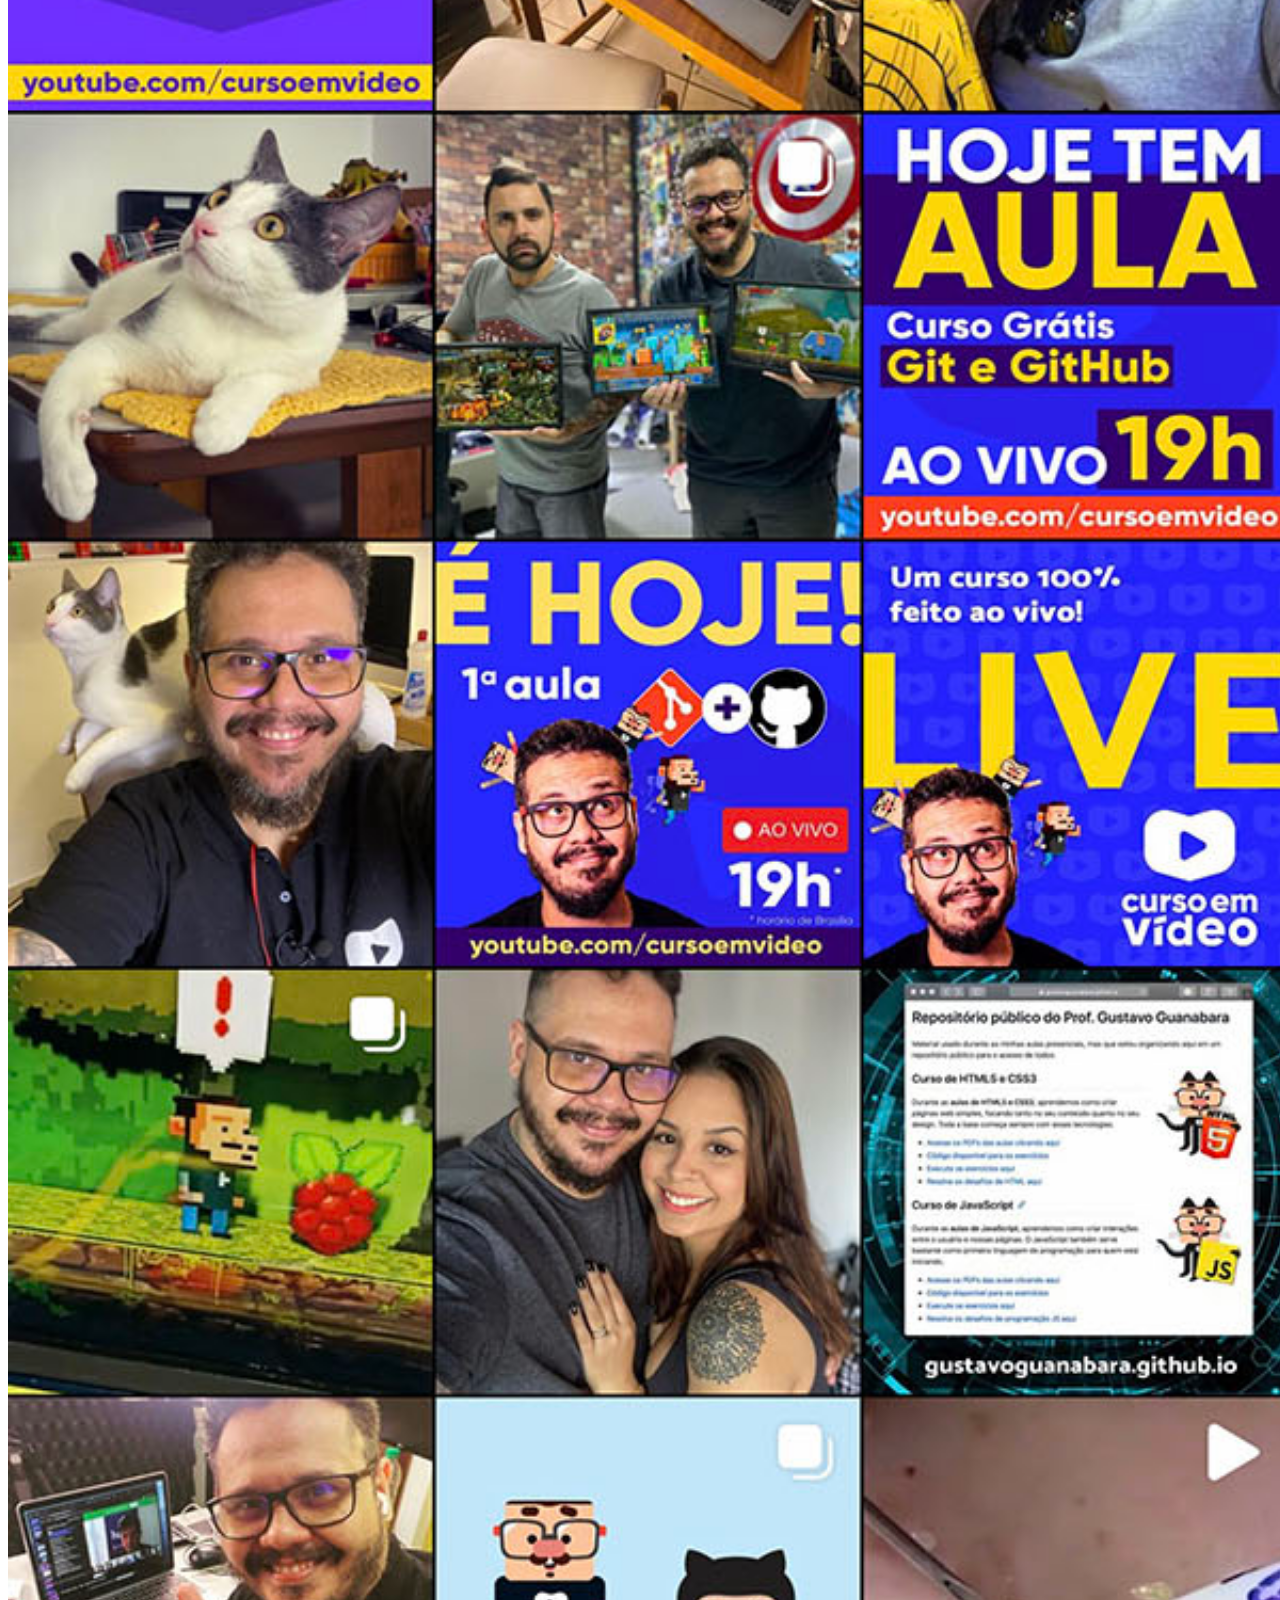
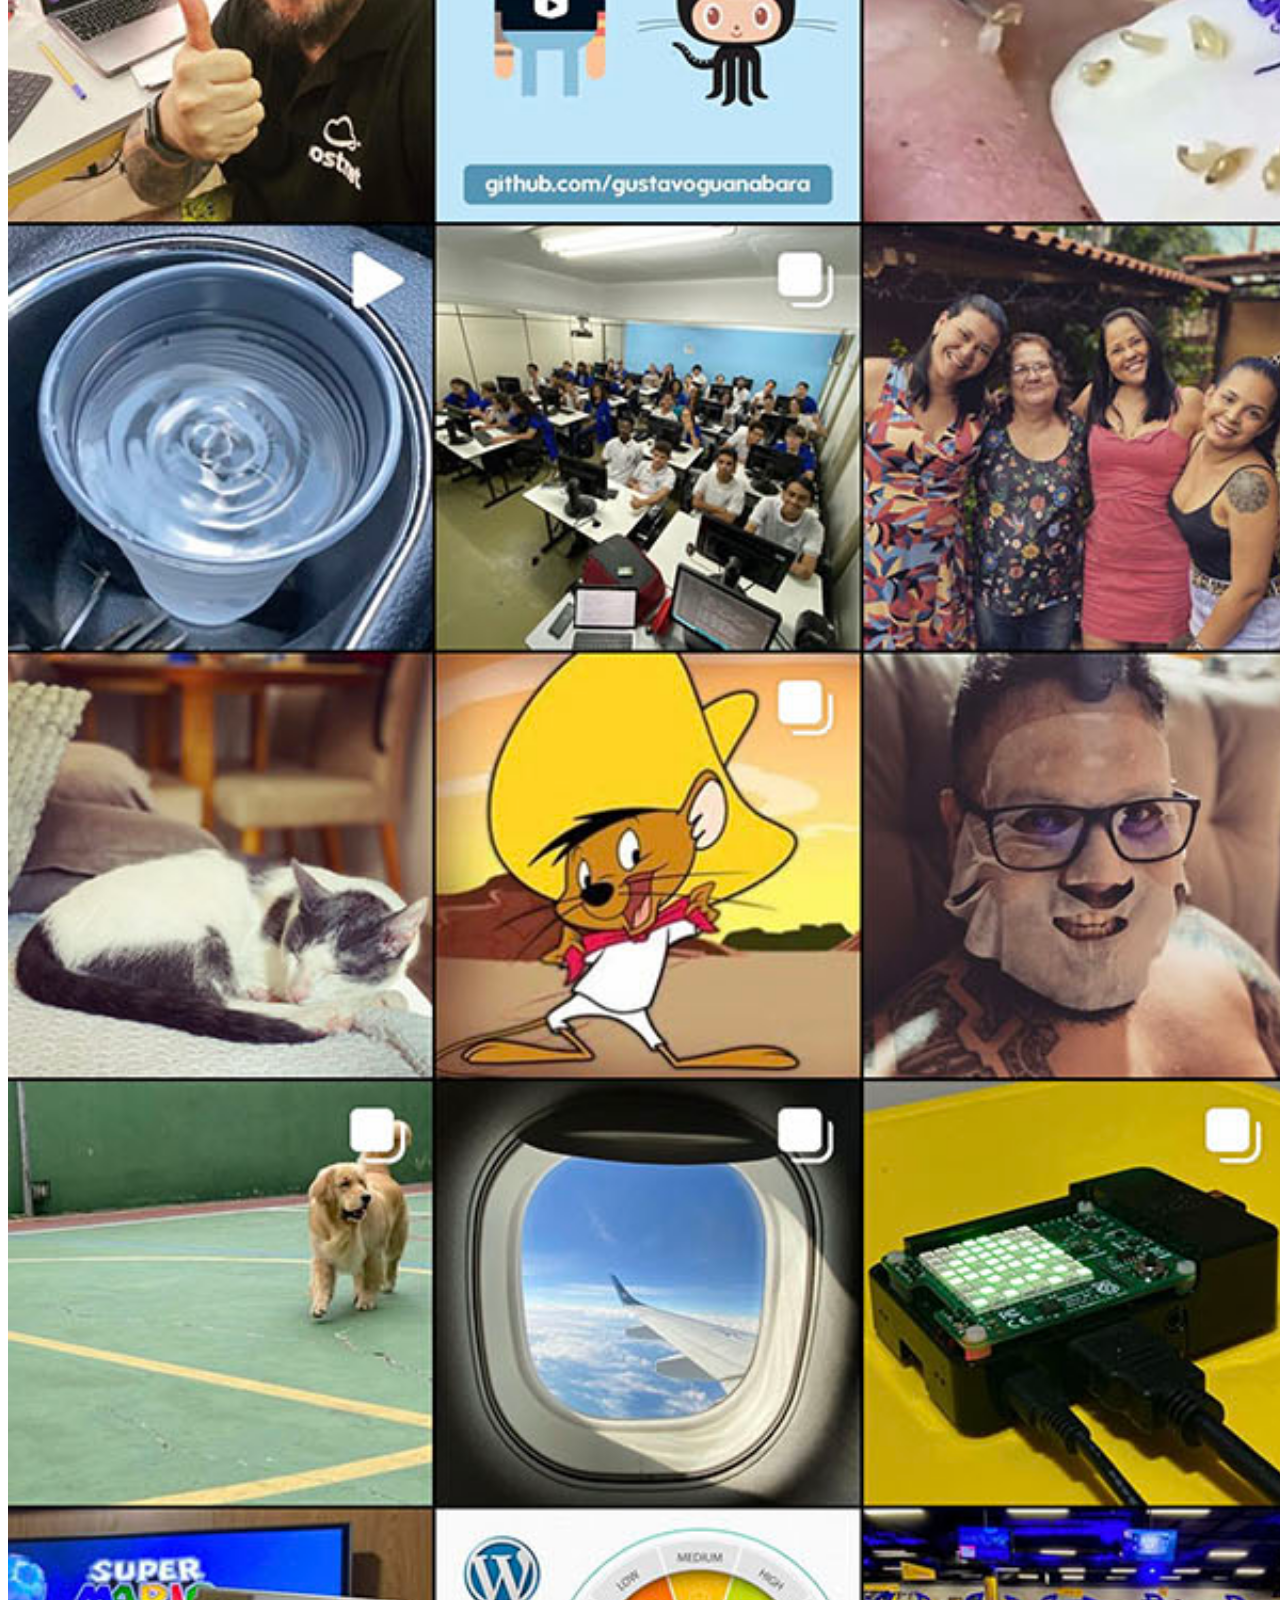
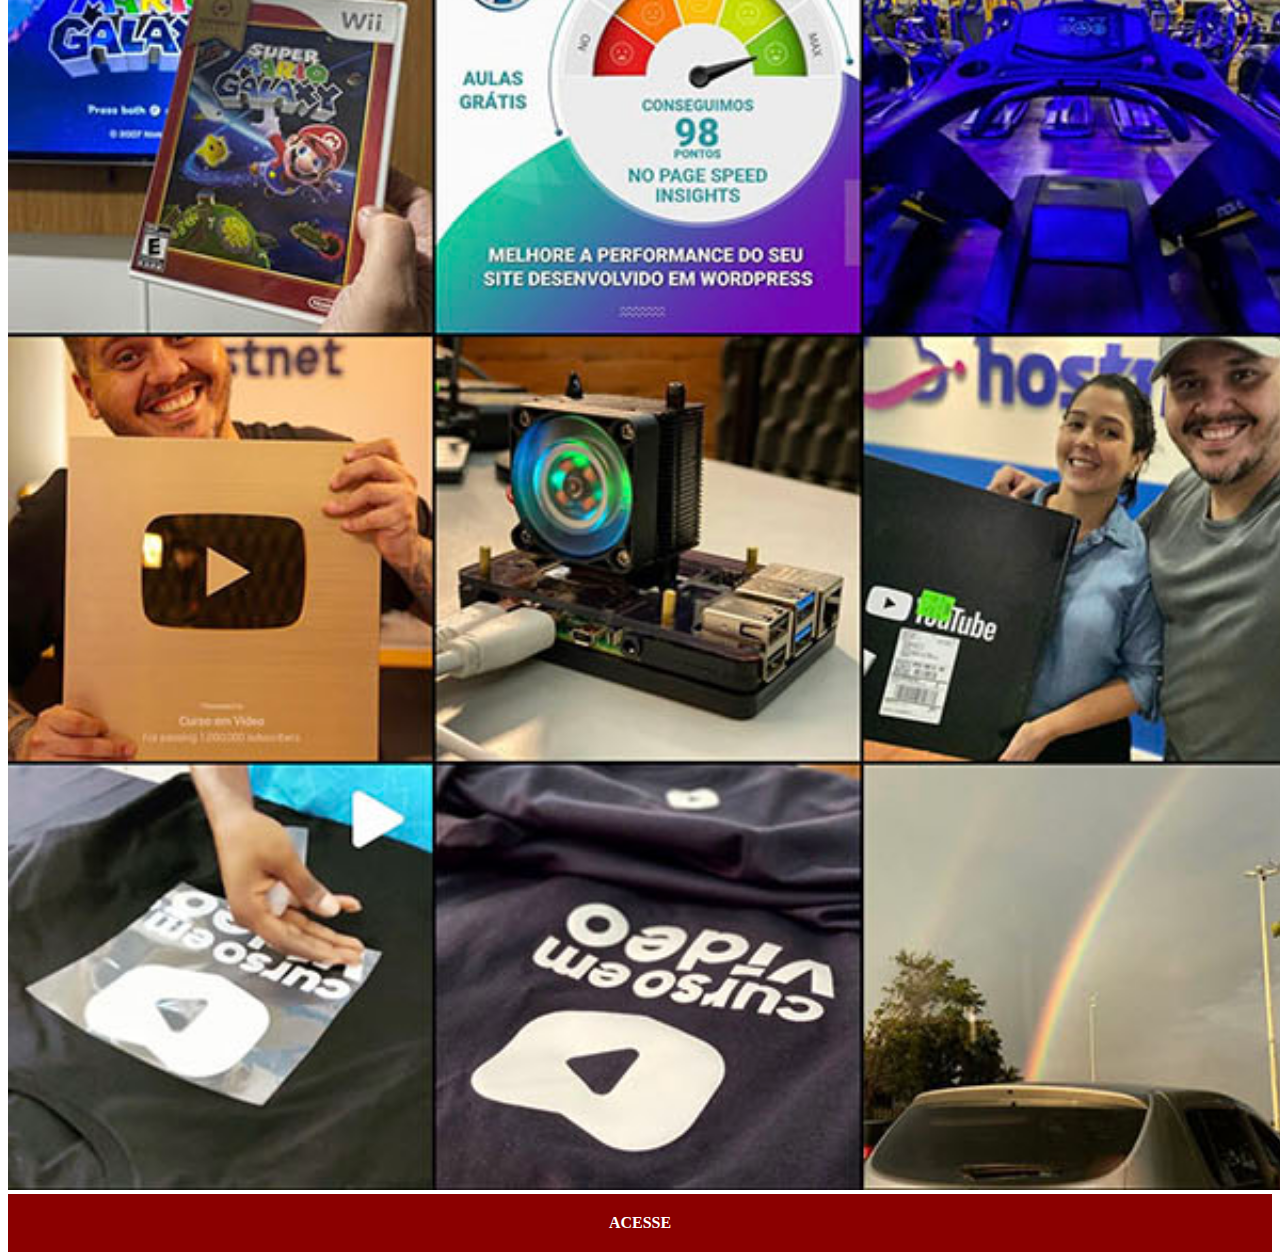
<file: instagram.html>
<!DOCTYPE html>
<html lang="pt-br">
<head>
    <meta charset="UTF-8">
    <meta http-equiv="X-UA-Compatible" content="IE=edge">
    <meta name="viewport" content="width=device-width, initial-scale=1.0">
    <title>Instagram</title>
    <link rel="stylesheet" href="estilos/social.css">
</head>
<body>
    <img src="imagens/tela-instagram.jpg" alt="">
    <a href="https://www.instagram.com/juliolimaozinho/" target="_blank">ACESSE</a>
</body>
</html>
</file>
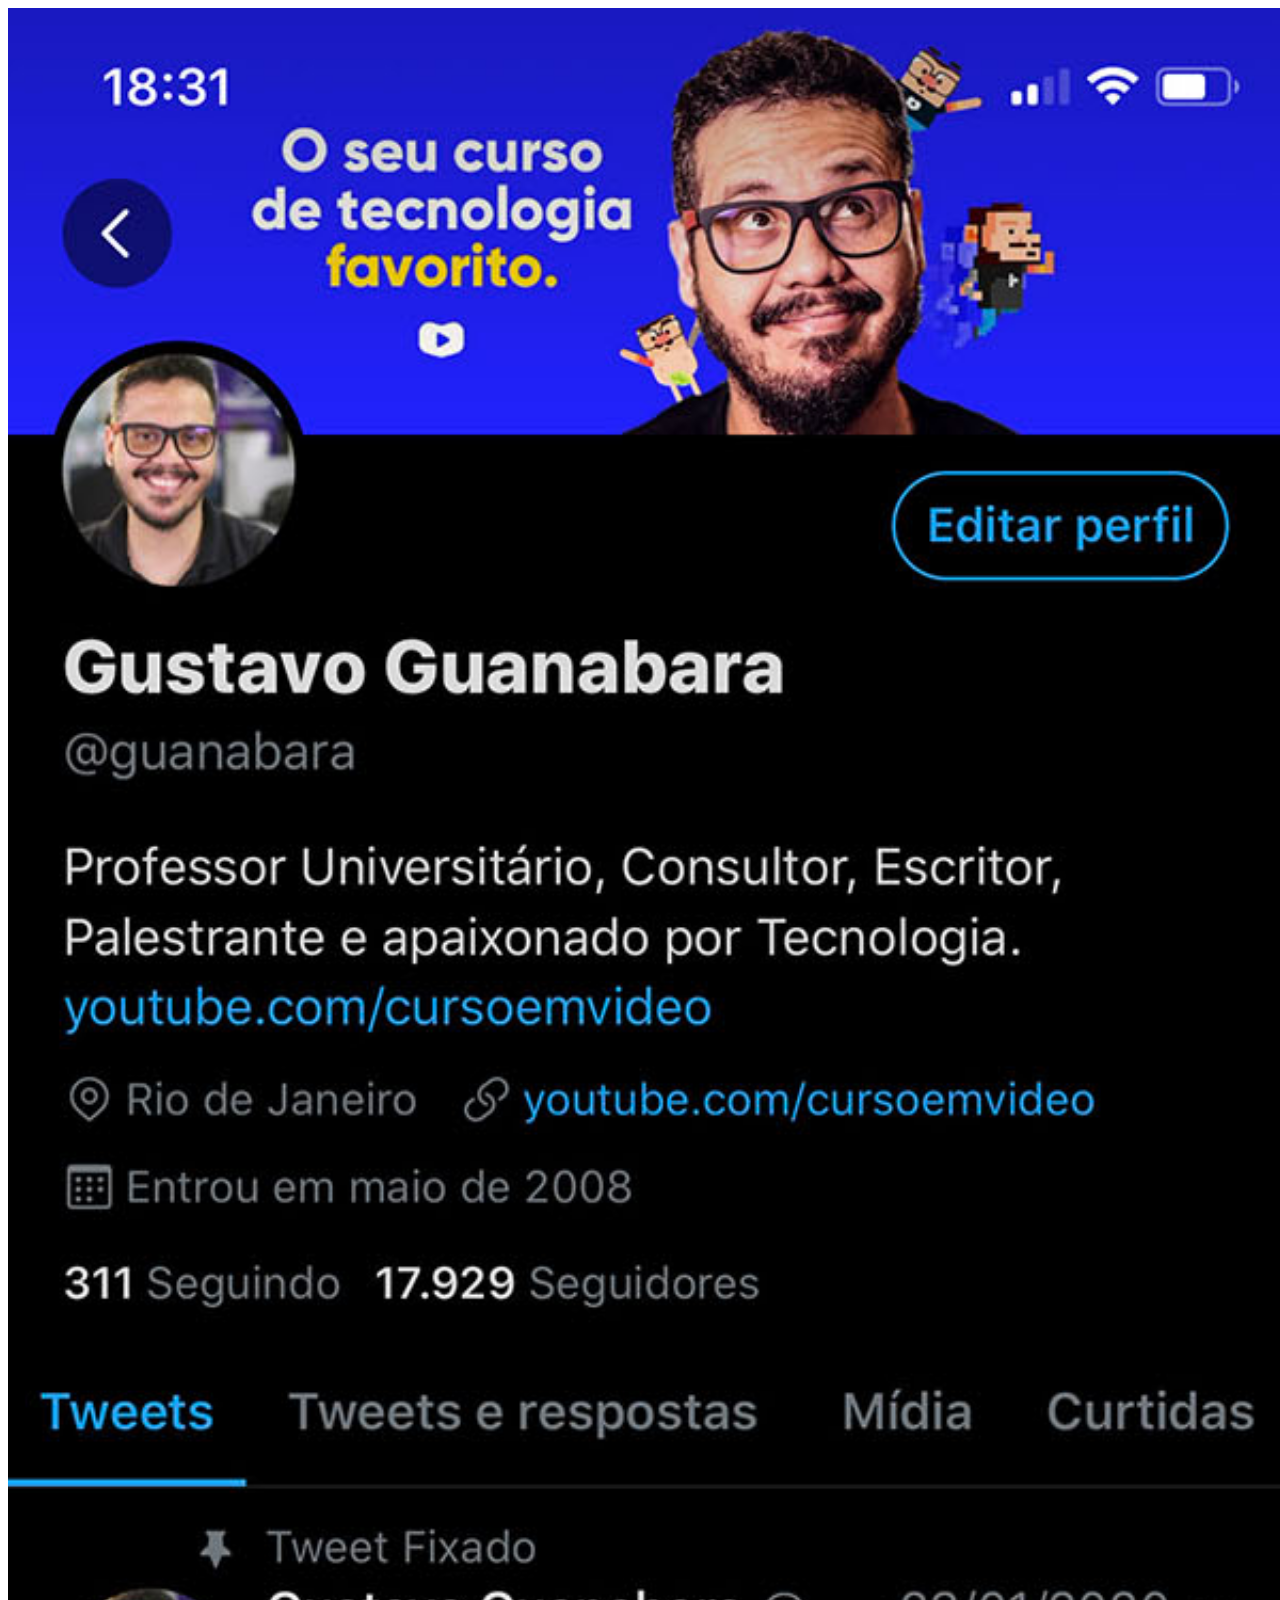
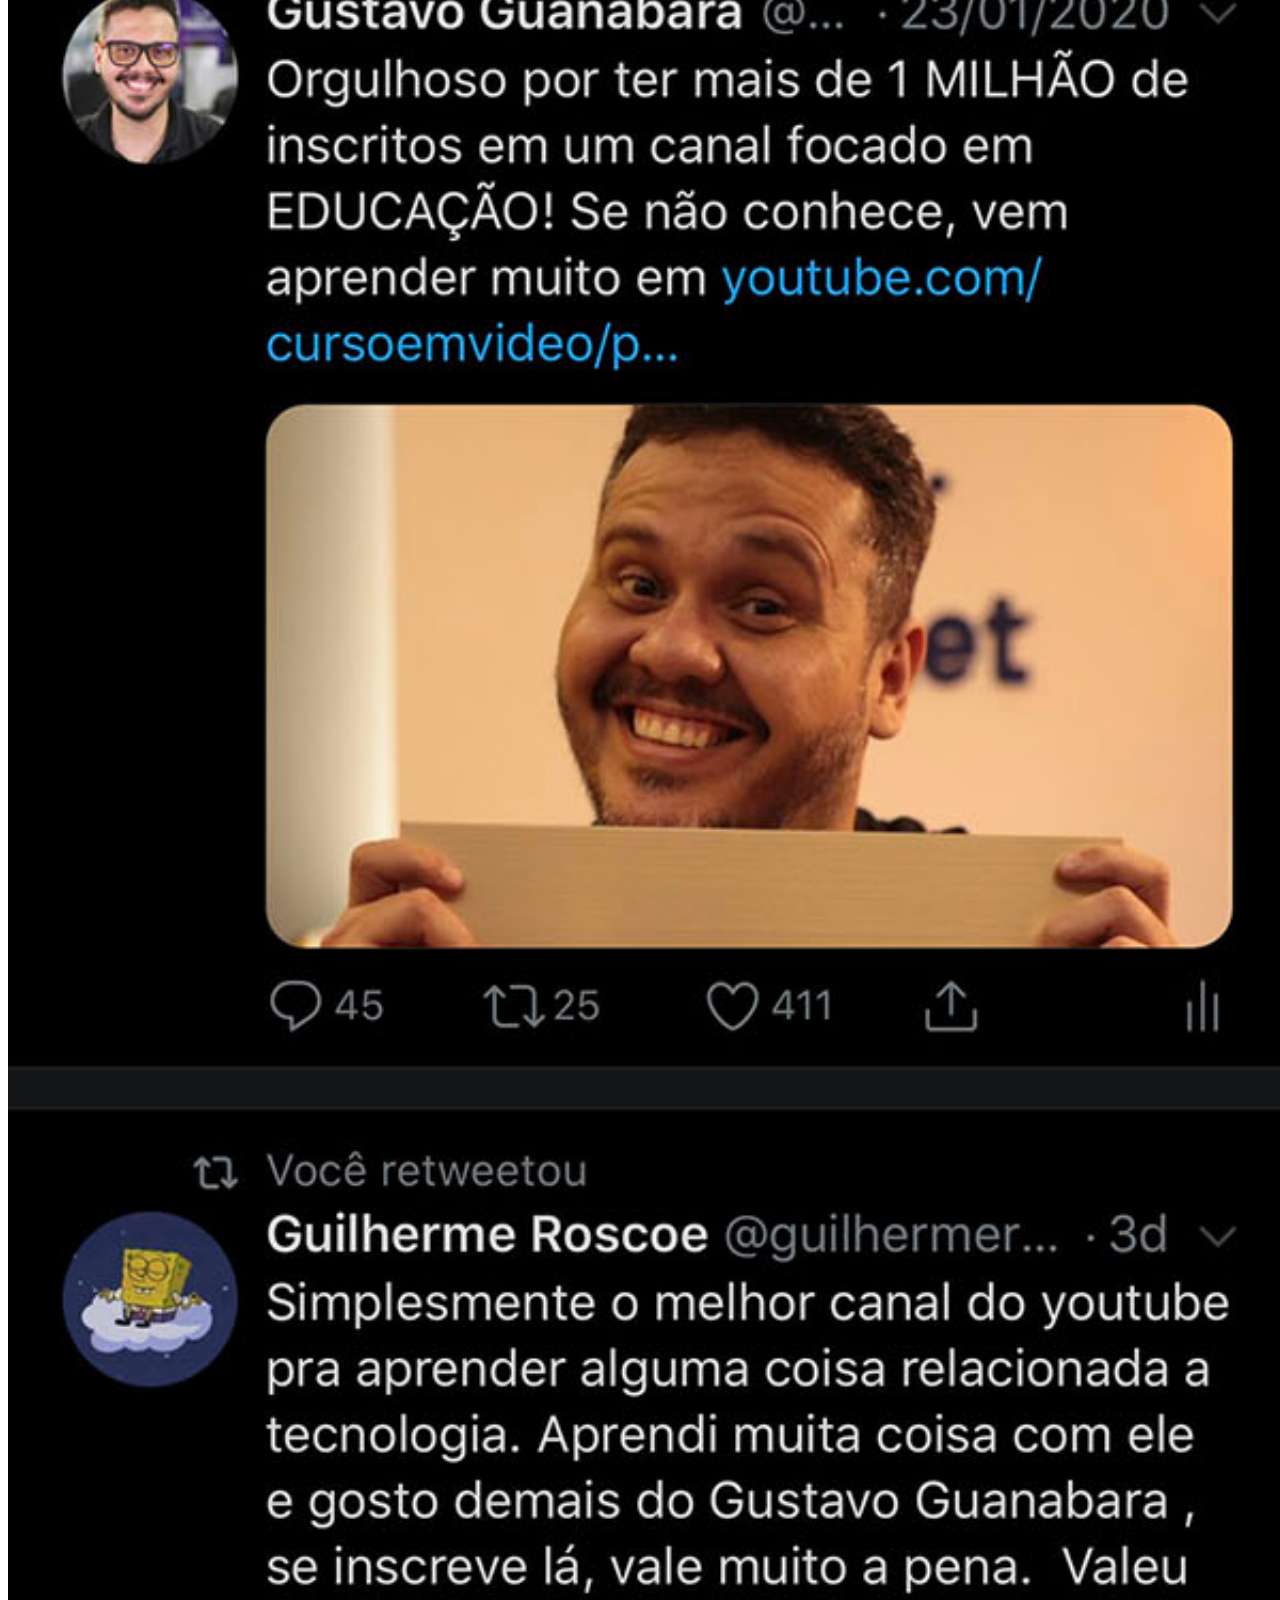
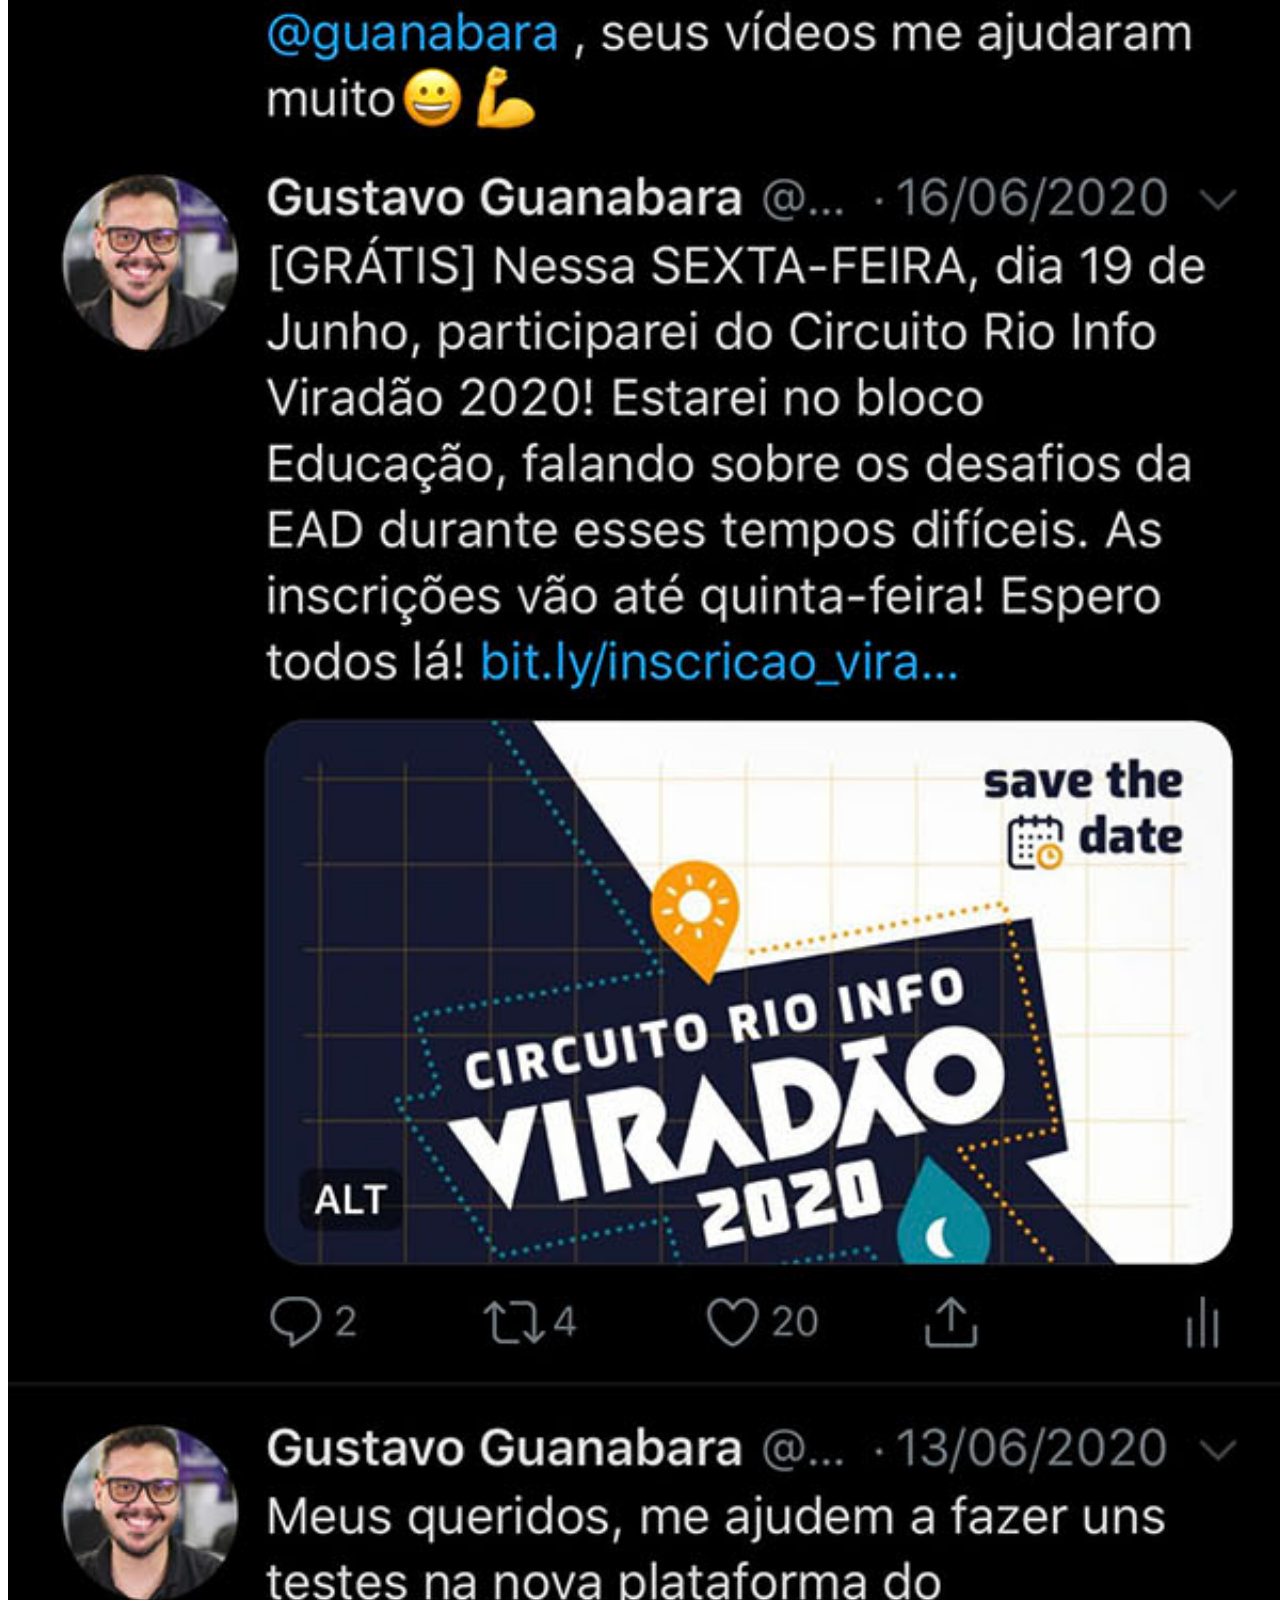
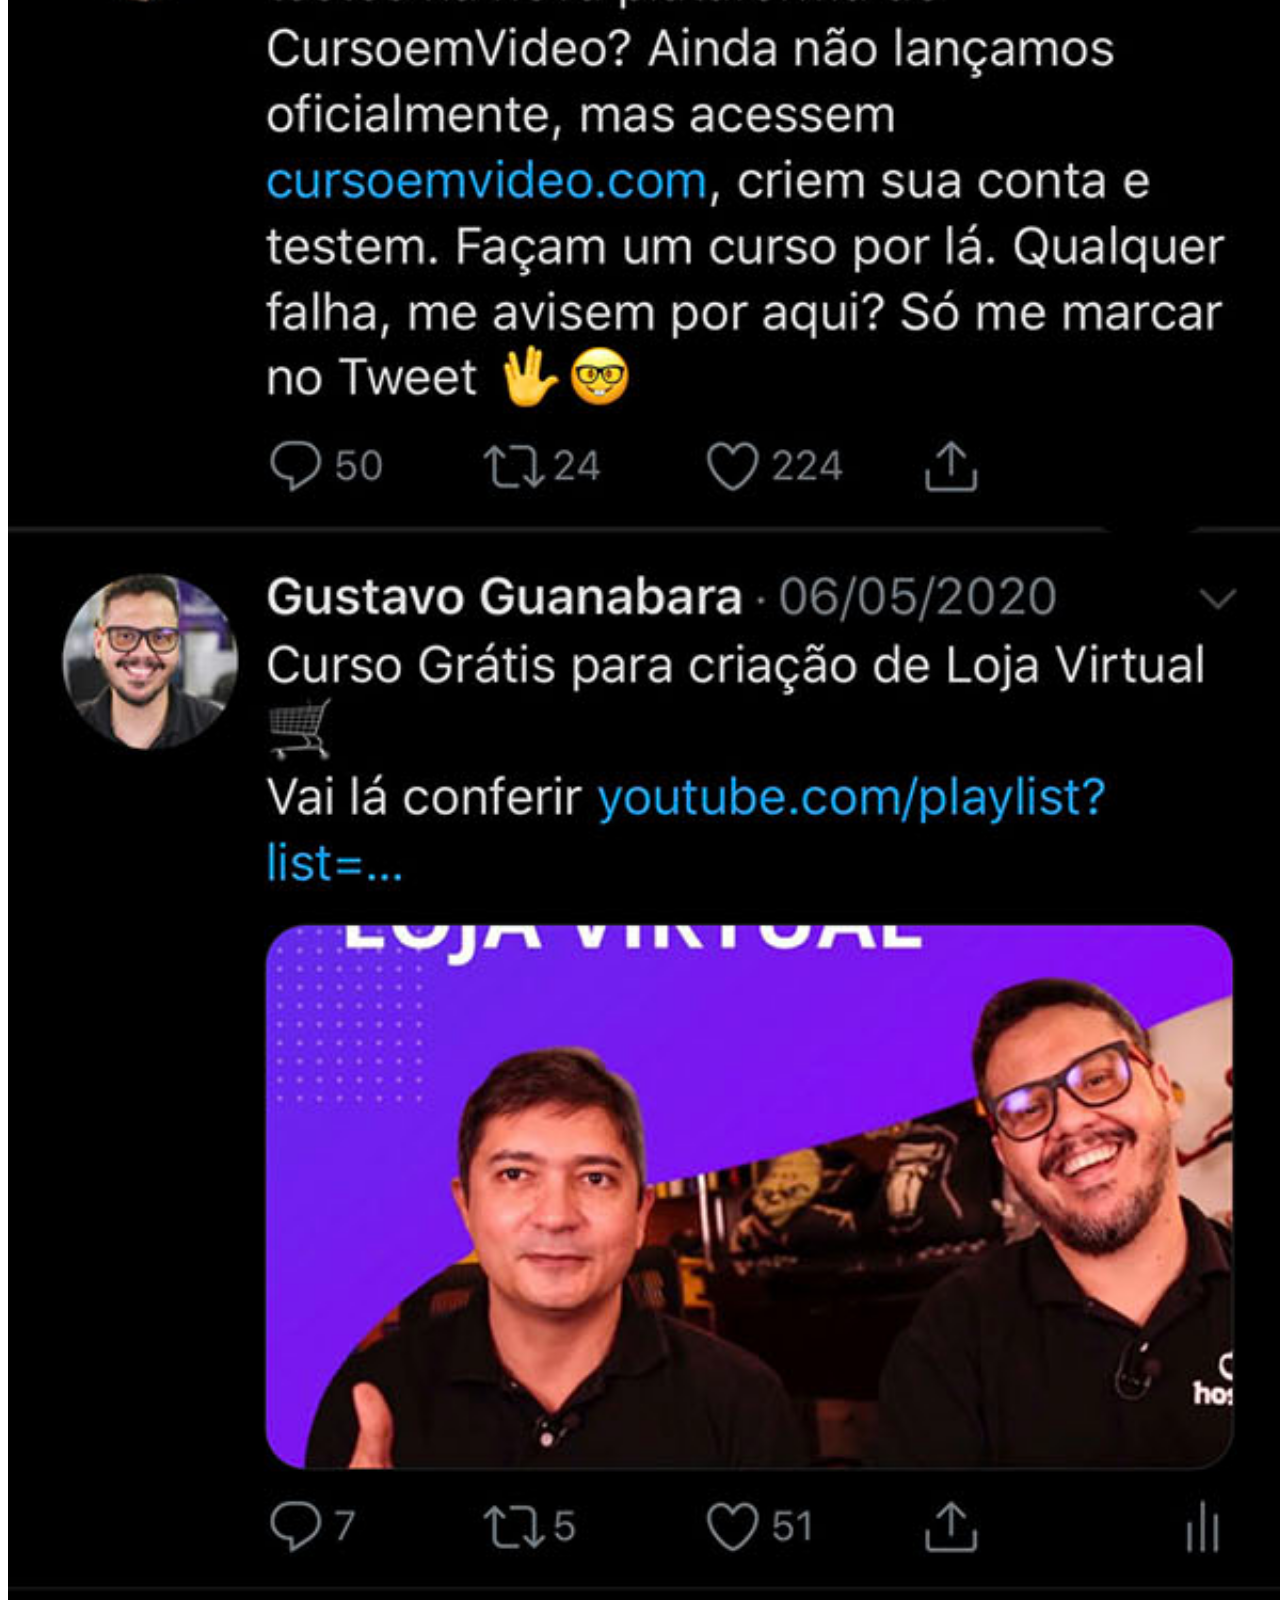
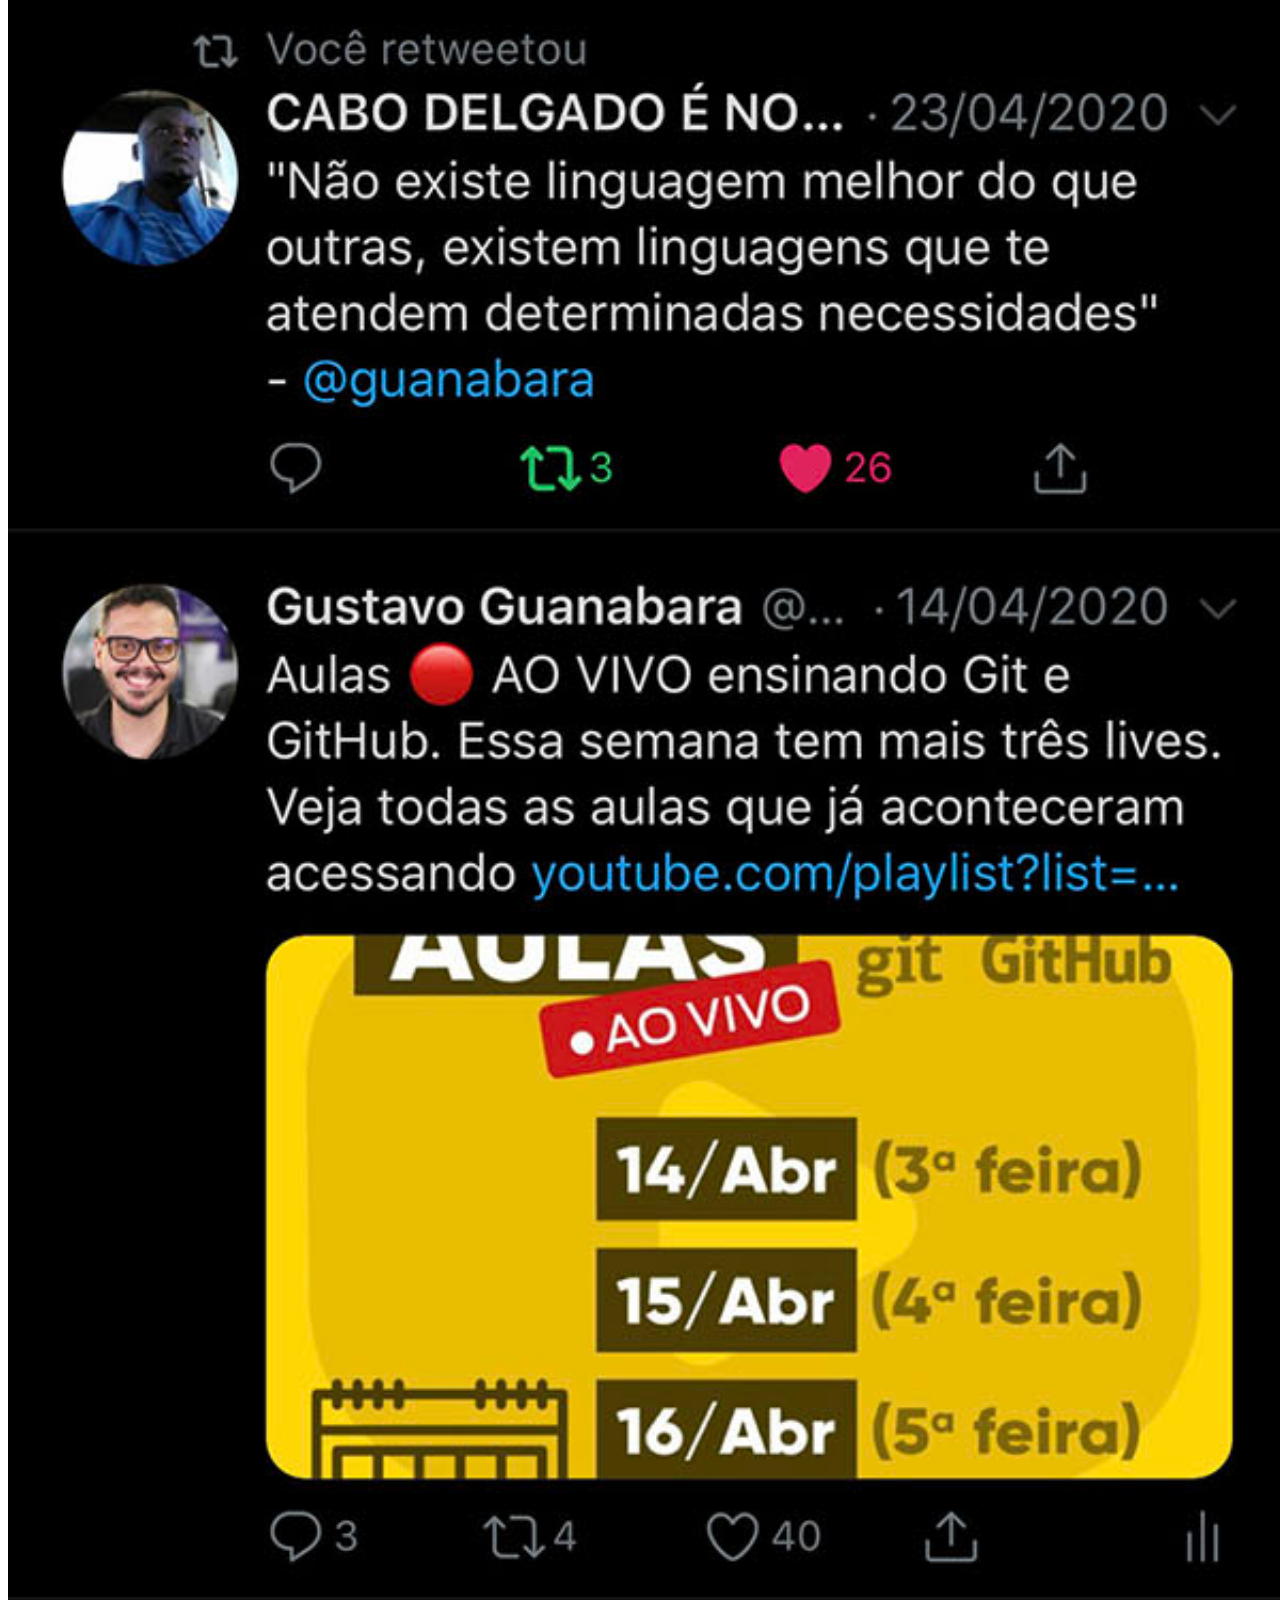
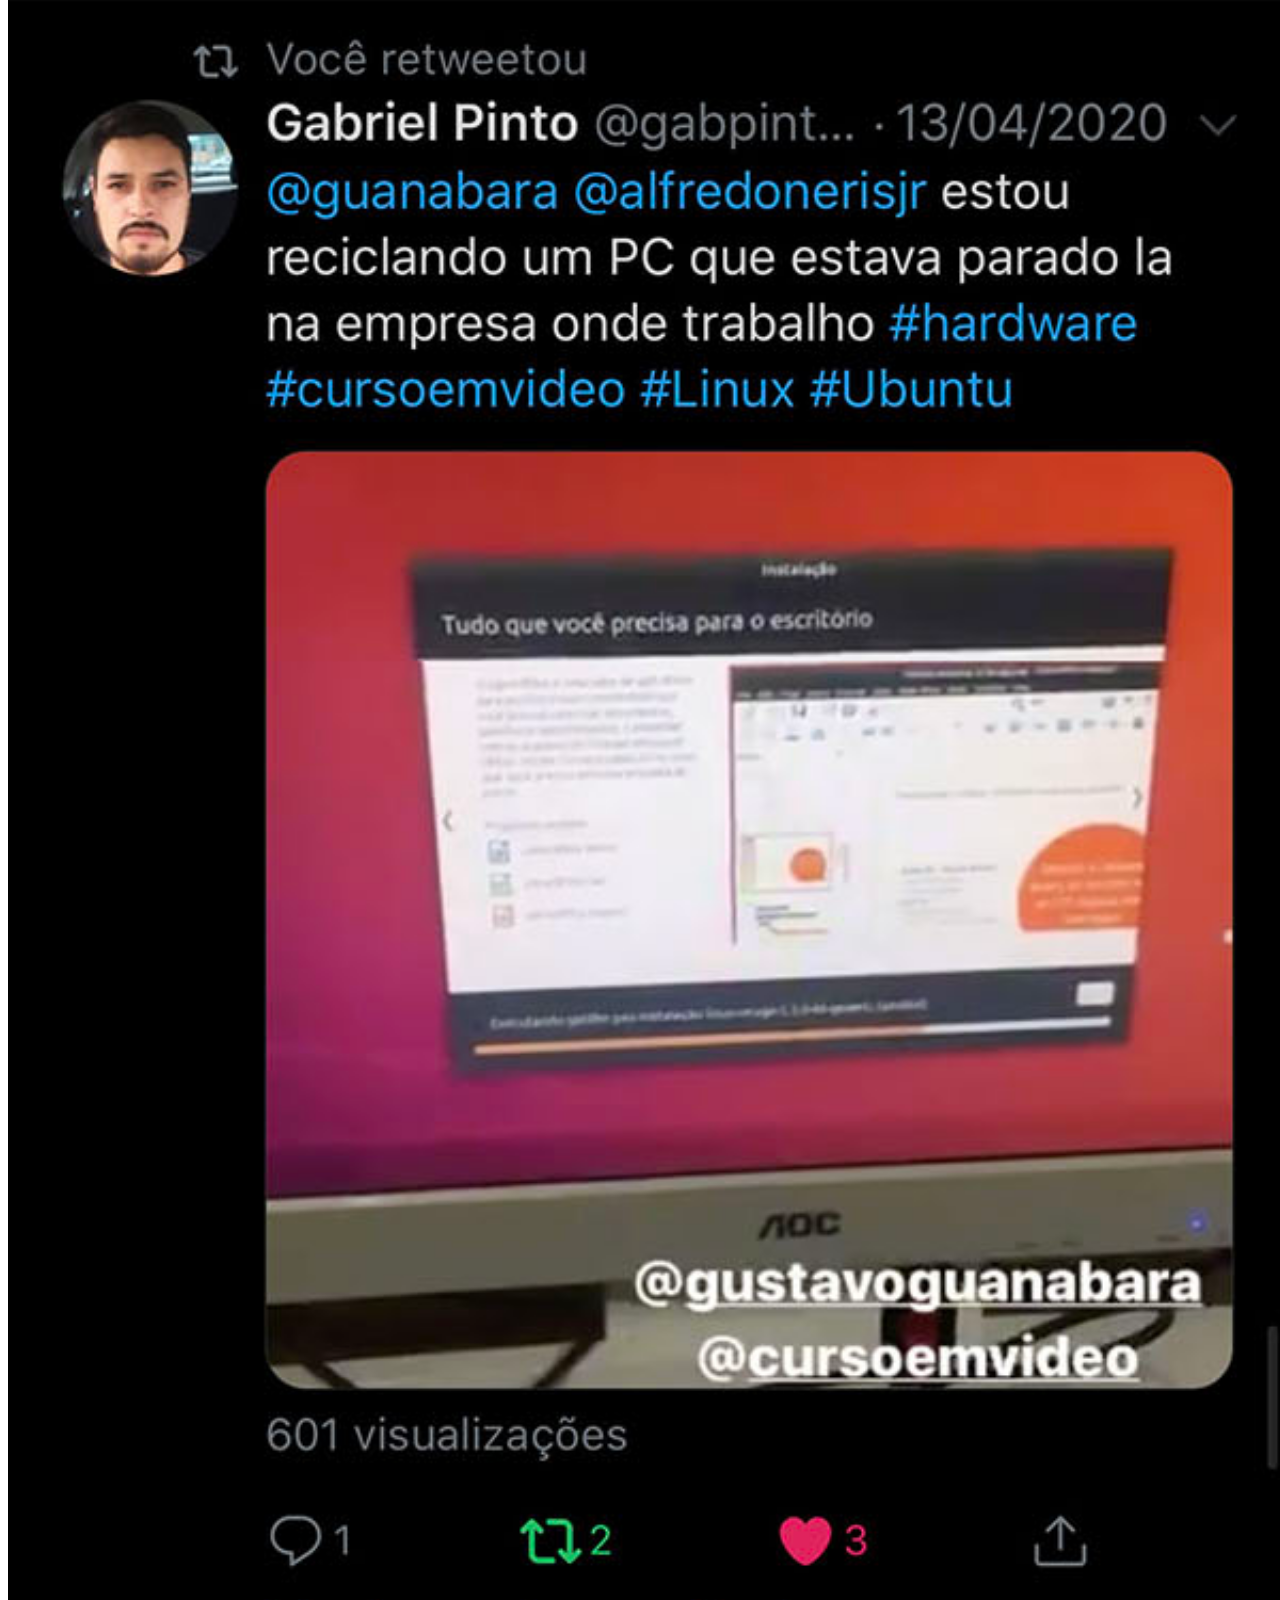
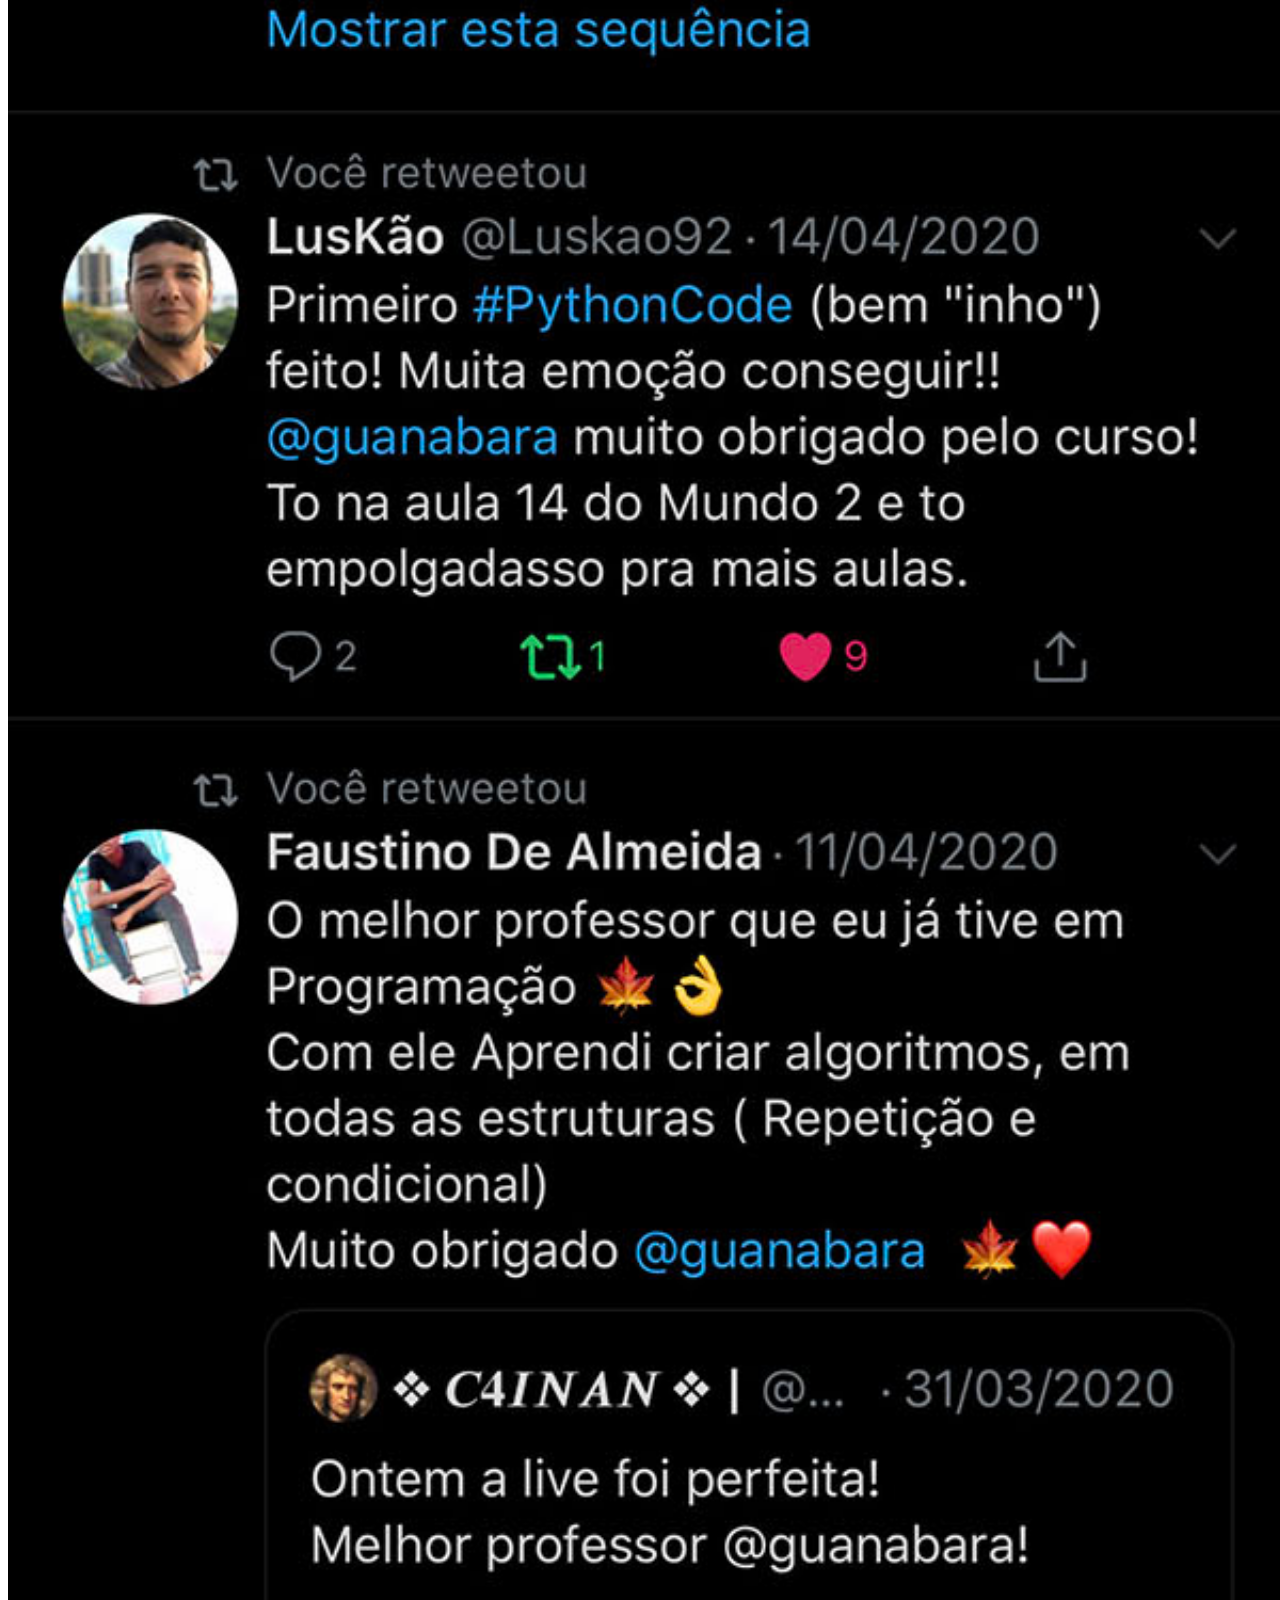
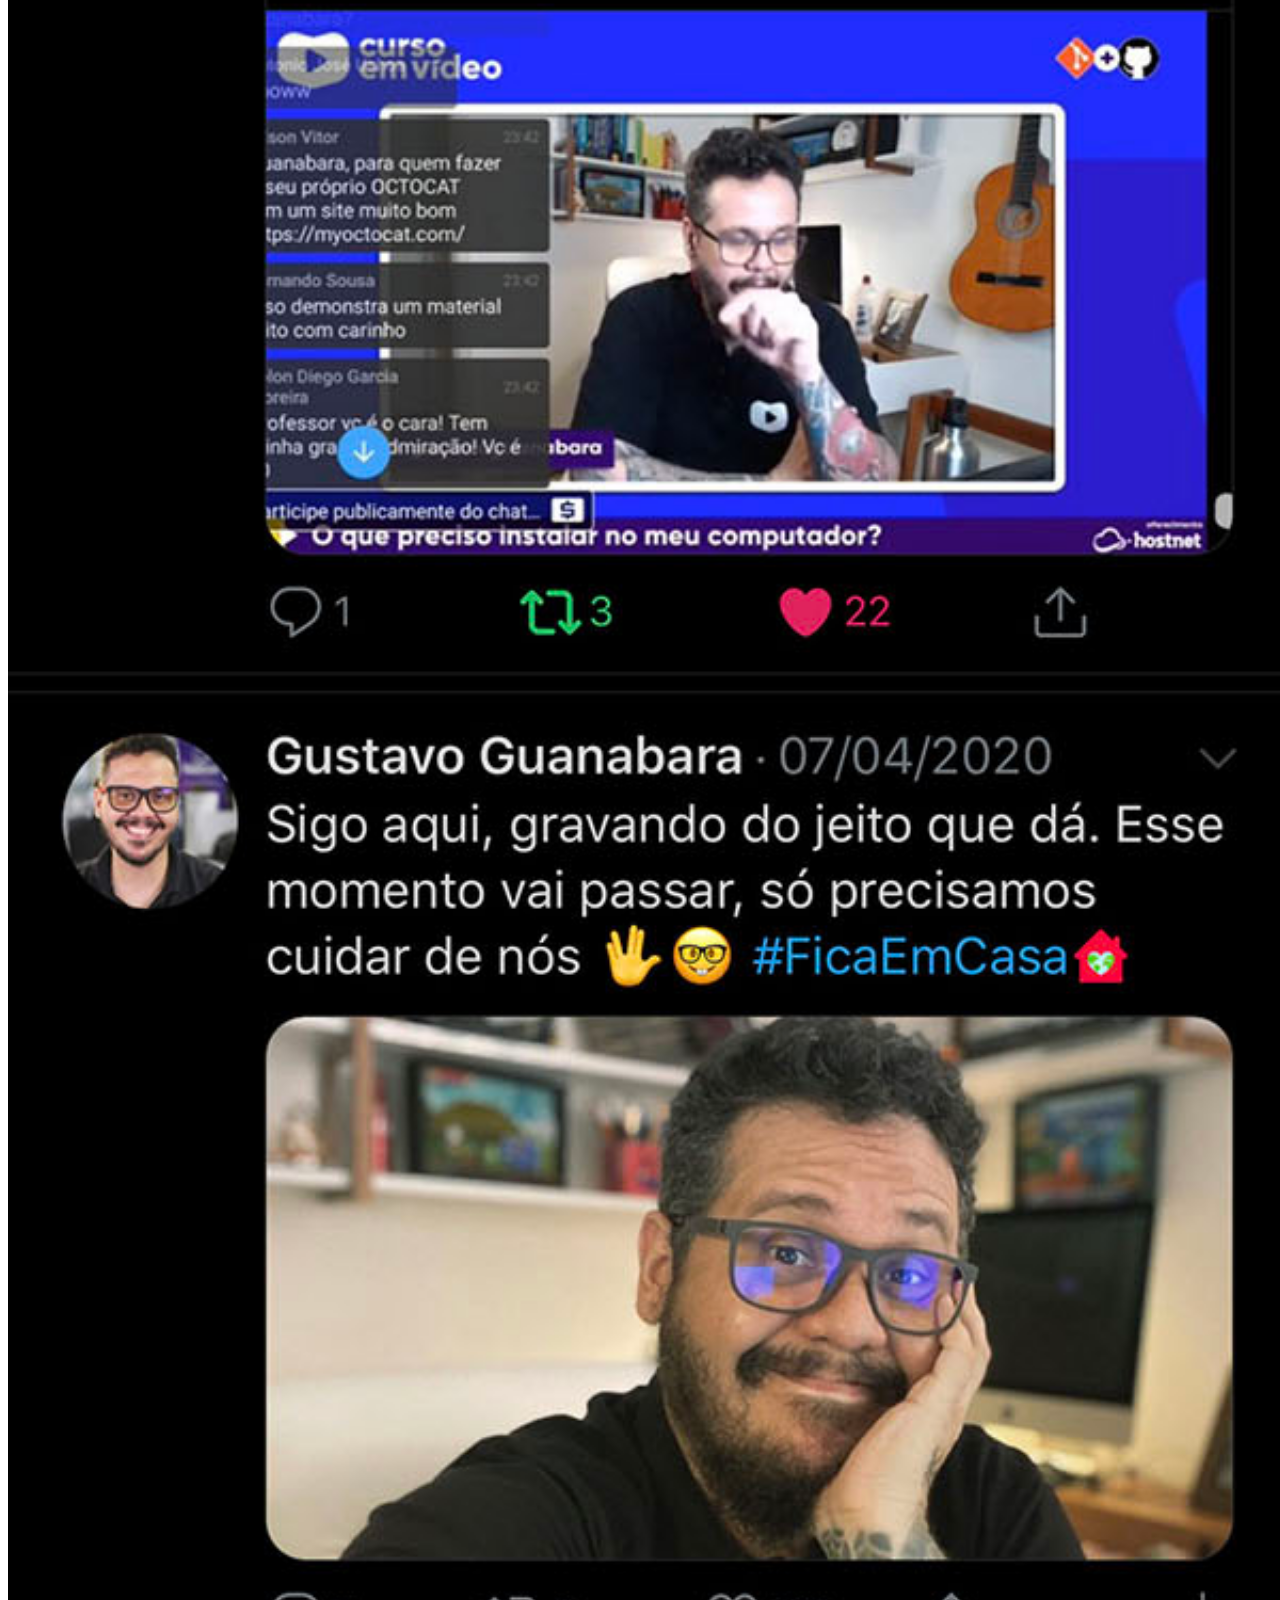
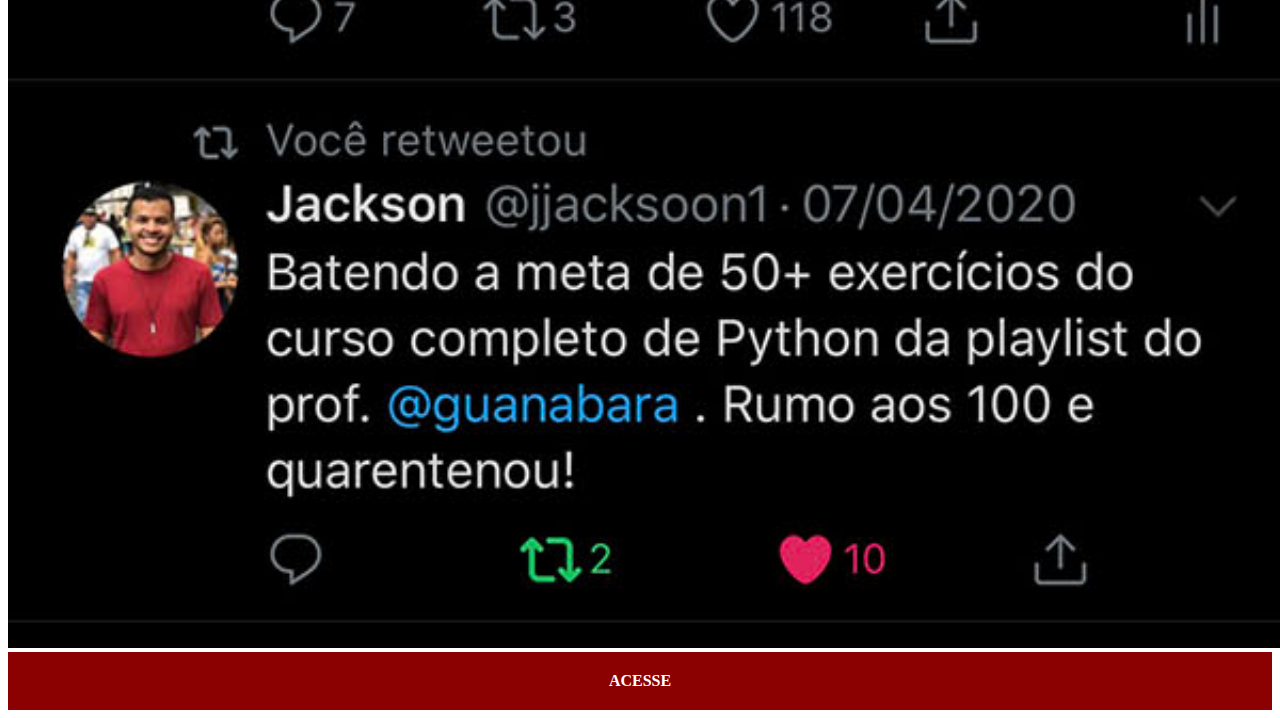
<file: twiiter.html>
<!DOCTYPE html>
<html lang="pt-br">
<head>
    <meta charset="UTF-8">
    <meta http-equiv="X-UA-Compatible" content="IE=edge">
    <meta name="viewport" content="width=device-width, initial-scale=1.0">
    <title>Twiiter</title>
    <link rel="stylesheet" href="estilos/social.css">
</head>
<body>
    <img src="imagens/tela-twitter.jpg" alt="">
    <a href="https://twitter.com/i/flow/login?input_flow_data=%7B%22requested_variant%22%3A%22eyJsYW5nIjoicHQifQ%3D%3D%22%7D" target="_blank">ACESSE</a>
</body>
</html>
</file>
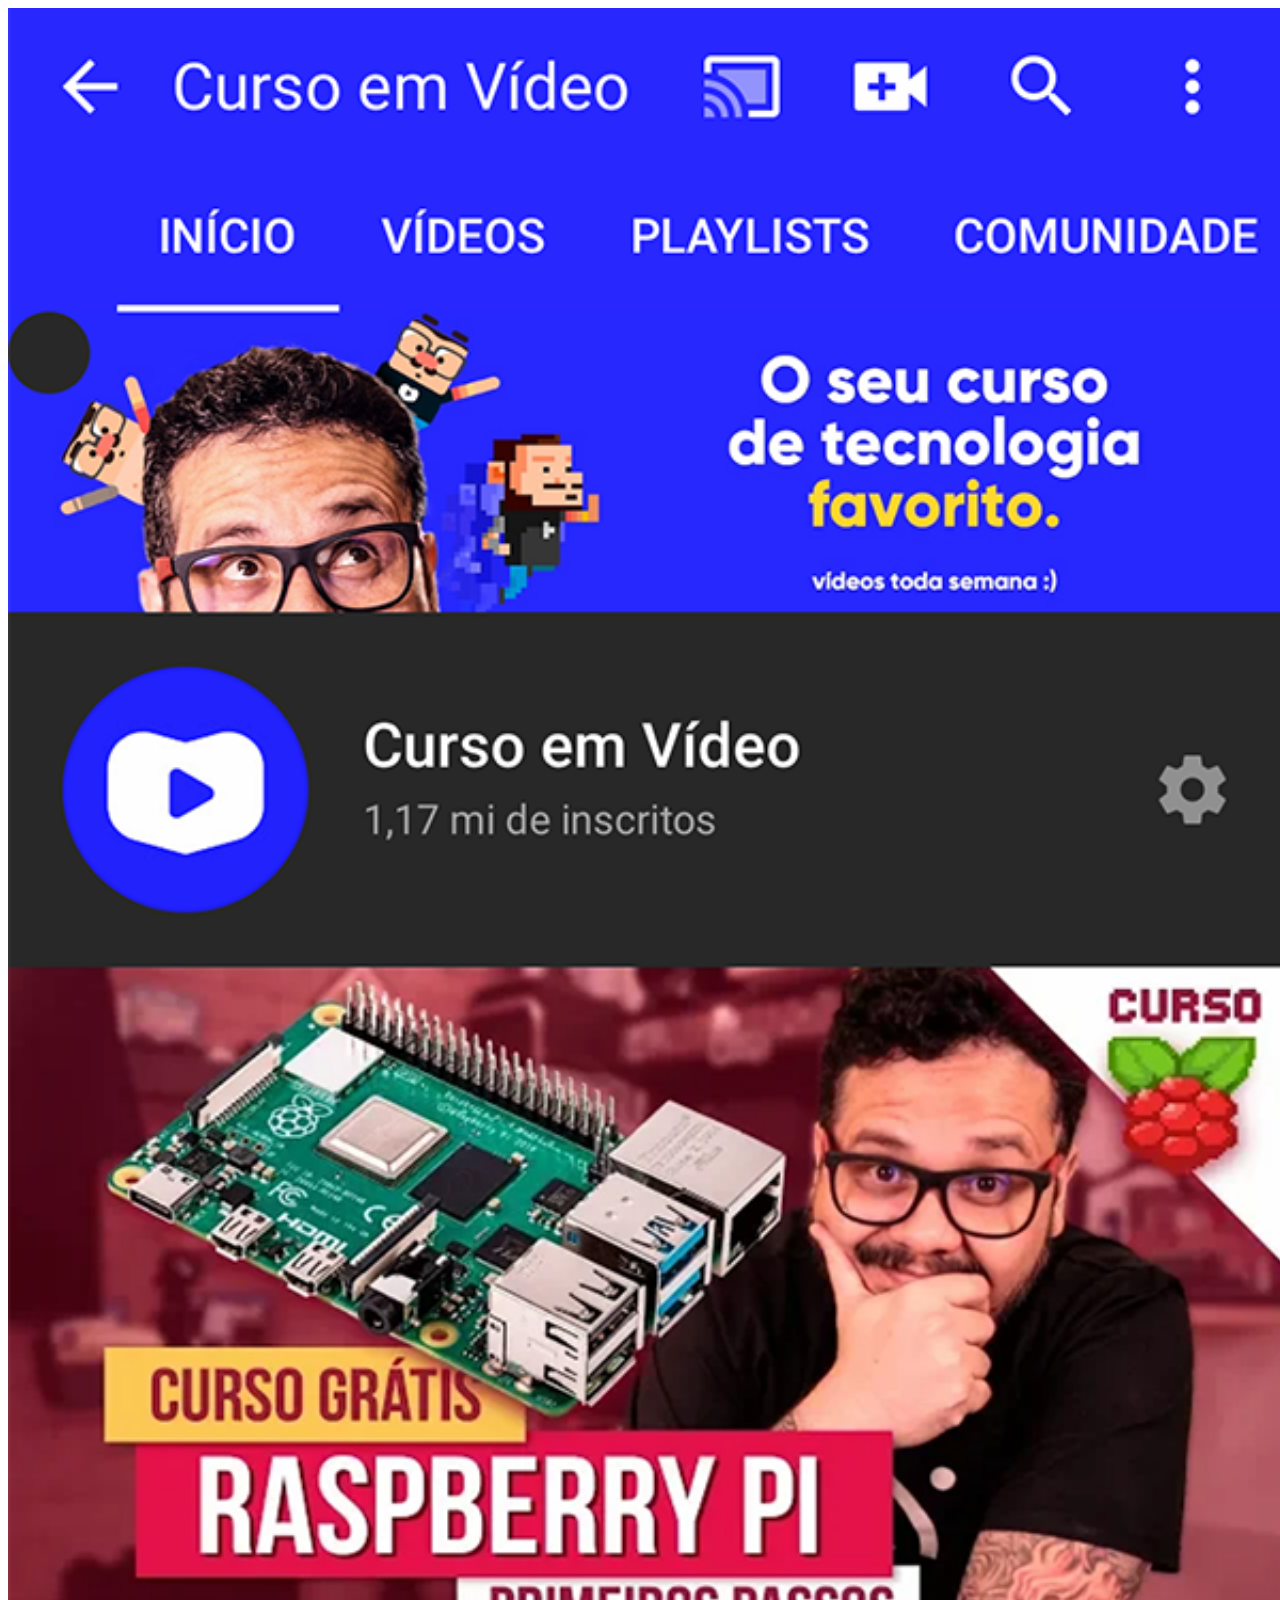
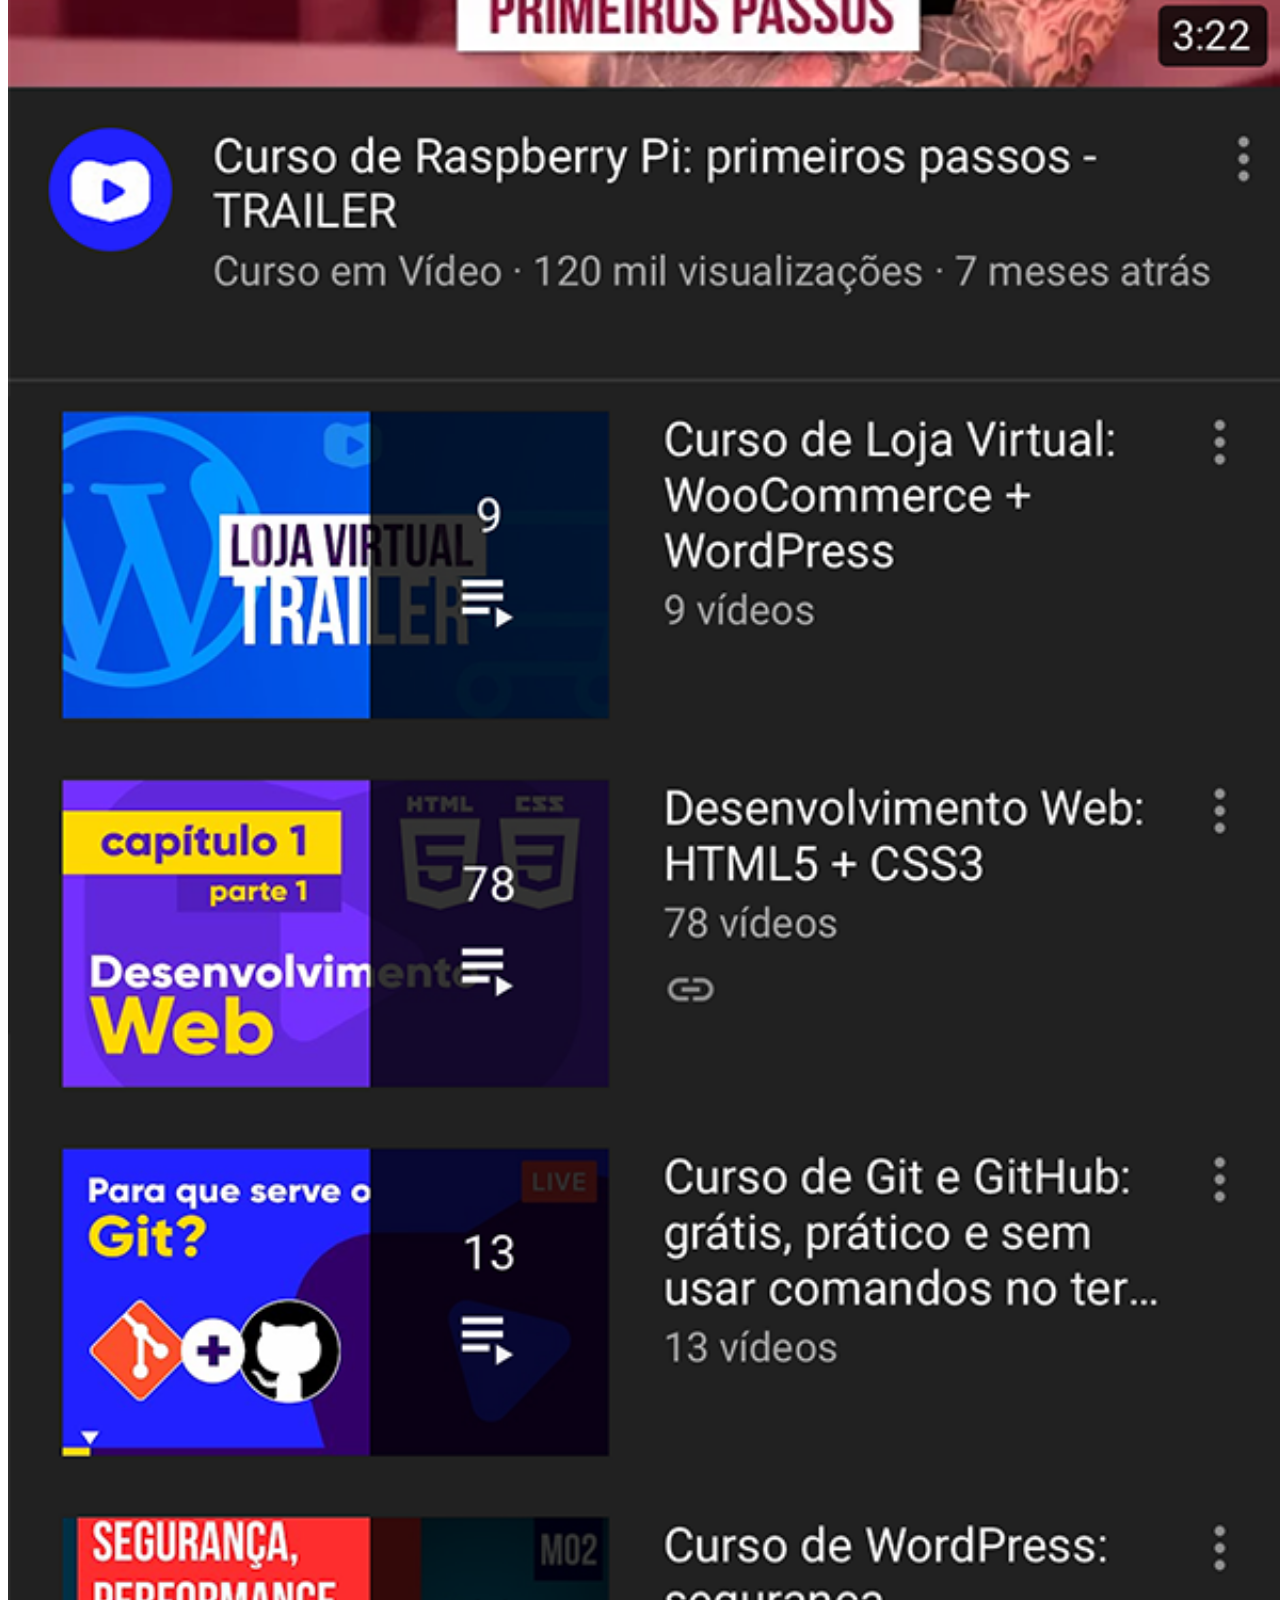
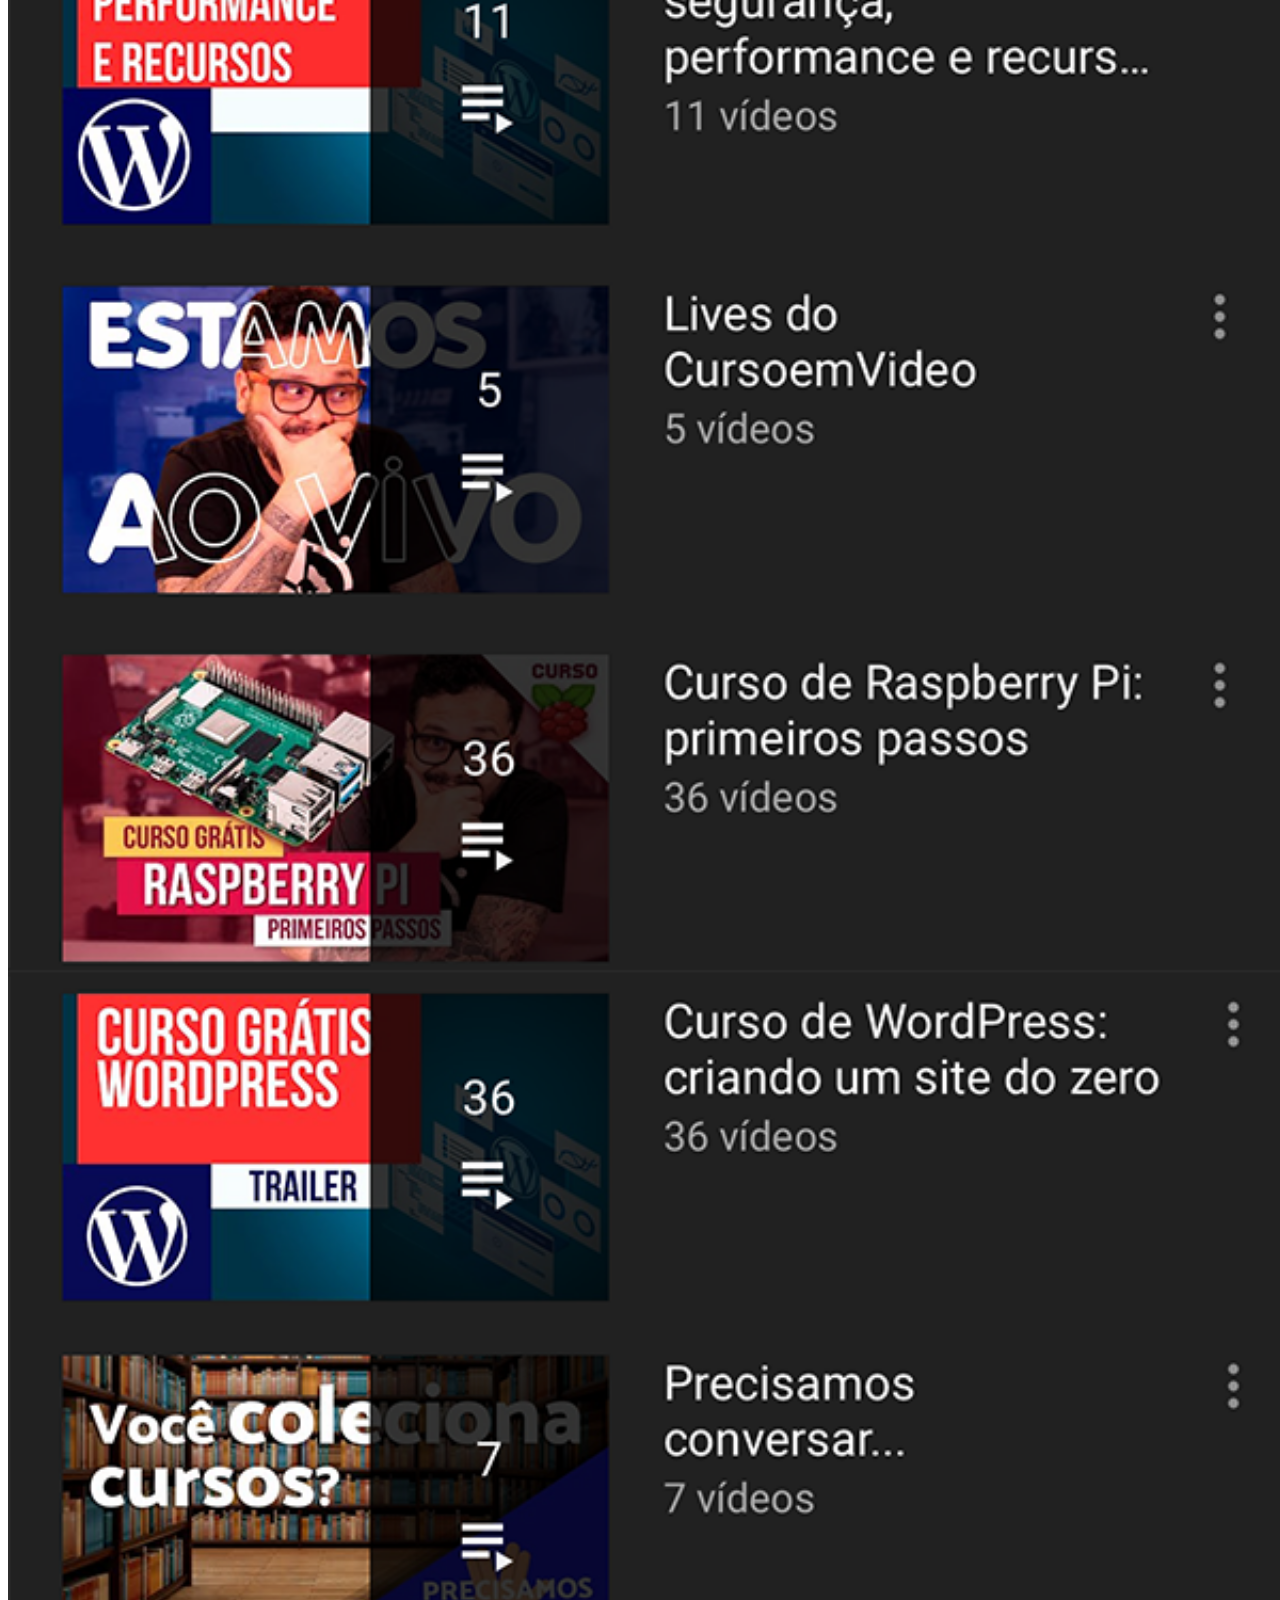
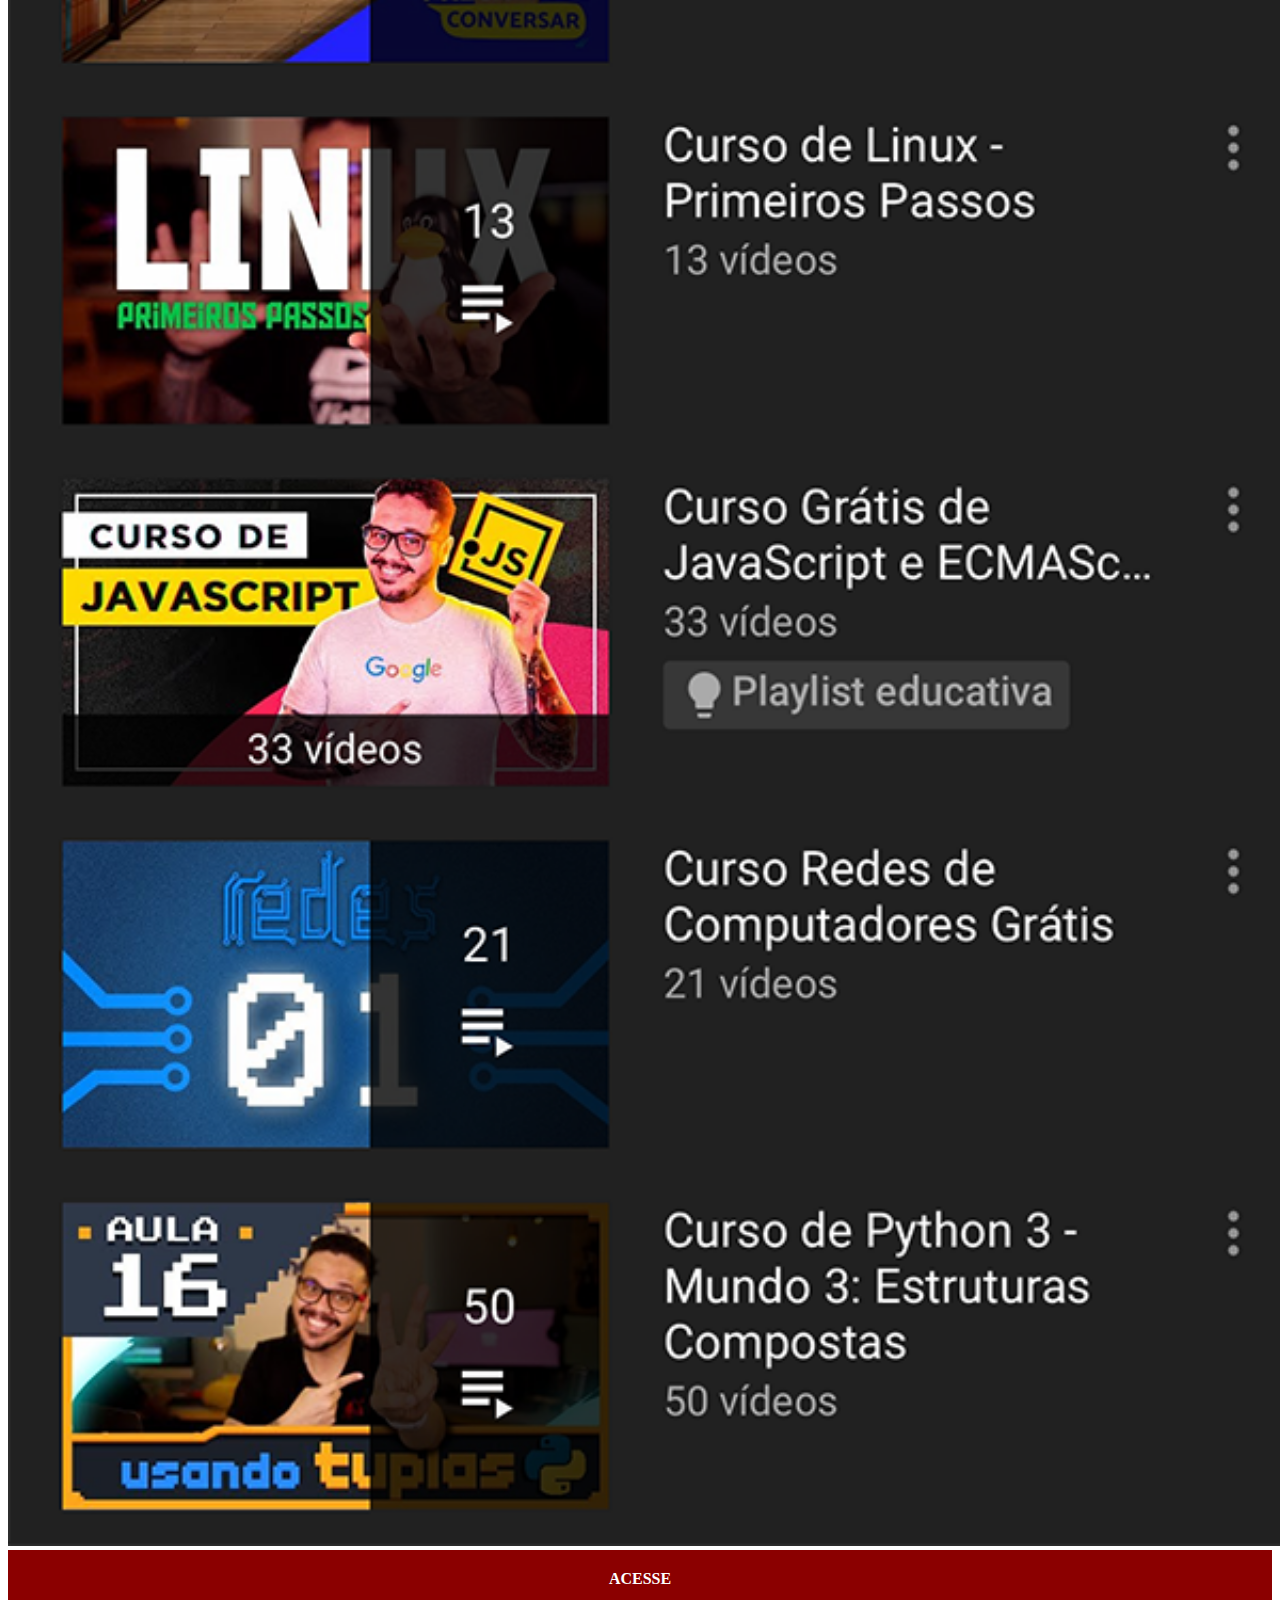
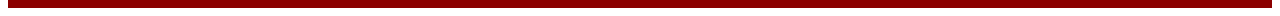
<file: youtube.html>
<!DOCTYPE html>
<html lang="pt-br">
<head>
    <meta charset="UTF-8">
    <meta http-equiv="X-UA-Compatible" content="IE=edge">
    <meta name="viewport" content="width=device-width, initial-scale=1.0">
    <title>Youtube</title>
    <link rel="stylesheet" href="estilos/social.css">
</head>
<body>
    <img src="imagens/tela-youtube.png" alt="">
    <a href="https://www.youtube.com/@dinogamer321/videos" target="_blank">ACESSE</a>
</body>
</html>
</file>
<file: estilos/style.css>
@charset "UTF-8";

*{
    margin: 0px;
    padding: 0px;
    font-family: Arial, Helvetica, sans-serif;
}


html, body{
   height: 100vh;
   width: 100vw;
   background-color: black;

}
body{
 background: url('../imagens/fundo-madeira.jpg') no-repeat top center;
 background-size: cover;
 background-attachment: fixed;
}
main{
    position: relative;
    height: 100vh;
  
}

section#telefone{
    position: absolute;
    top: 50%;
    left: 50%;
    transform: translate(-50%, -50%);

    height: 627px;
    width: 311px;
    
    background:  url('../imagens/frame-iphone.png') no-repeat;
}

iframe#tela{
    position: relative;
    top: 80px;
    left: 22px;

    width: 267px;
    height: 471px;
}

section#redes-sociais{
    text-align: right;
}
section#redes-sociais img{
    width: 50px;
    margin: 10px;
    border-radius: 50%;
    box-shadow: 2px 2px 5px rgba(0, 0, 0, 0.411);
    box-sizing: border-box;
}

section#redes-sociais img:hover{
    border: 2px solid rgba(255, 255, 255, 0.568);
    transform: translate(-3px, -3px);
    box-shadow: 5px 5px 10px rgba(0, 0, 0, 0.418);
    transition: transform 0.5s;
}
</file>
<file: estilos/social.css>
@charset "UTF-8"
            *{
                margin: 0px;
                padding: 0px;
                font-family: Arial, Helvetica, sans-serif;
            }

            ::-webkit-scrollbar
            {
                width: 0px;
                height: 0px;
            }
           img{
                width: 100vw;

           }
           a{
            display: block;
            background-color: darkred;
            color: white;
            padding: 20px;
            text-align: center;
            font-weight: bolder;
            text-decoration: none;
           }
           a:hover{
            background-color: red;
           }
</file>
